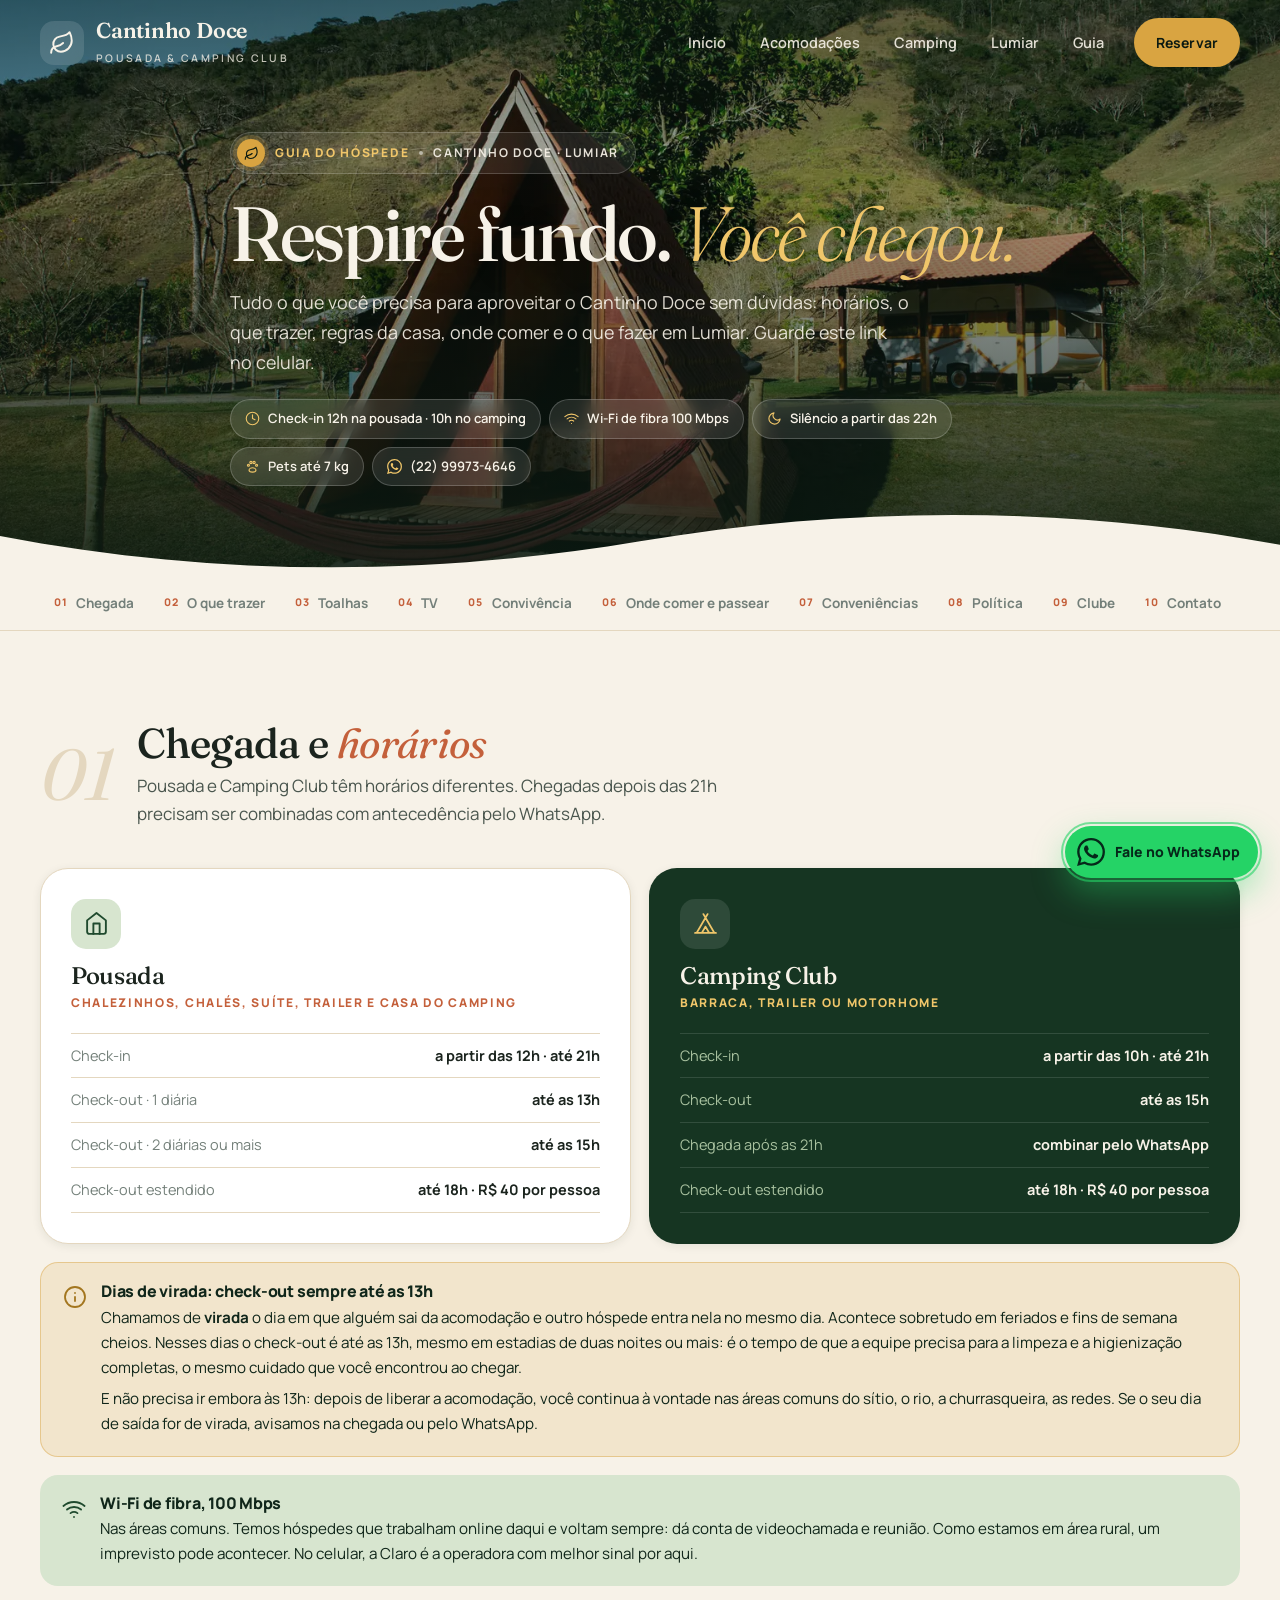
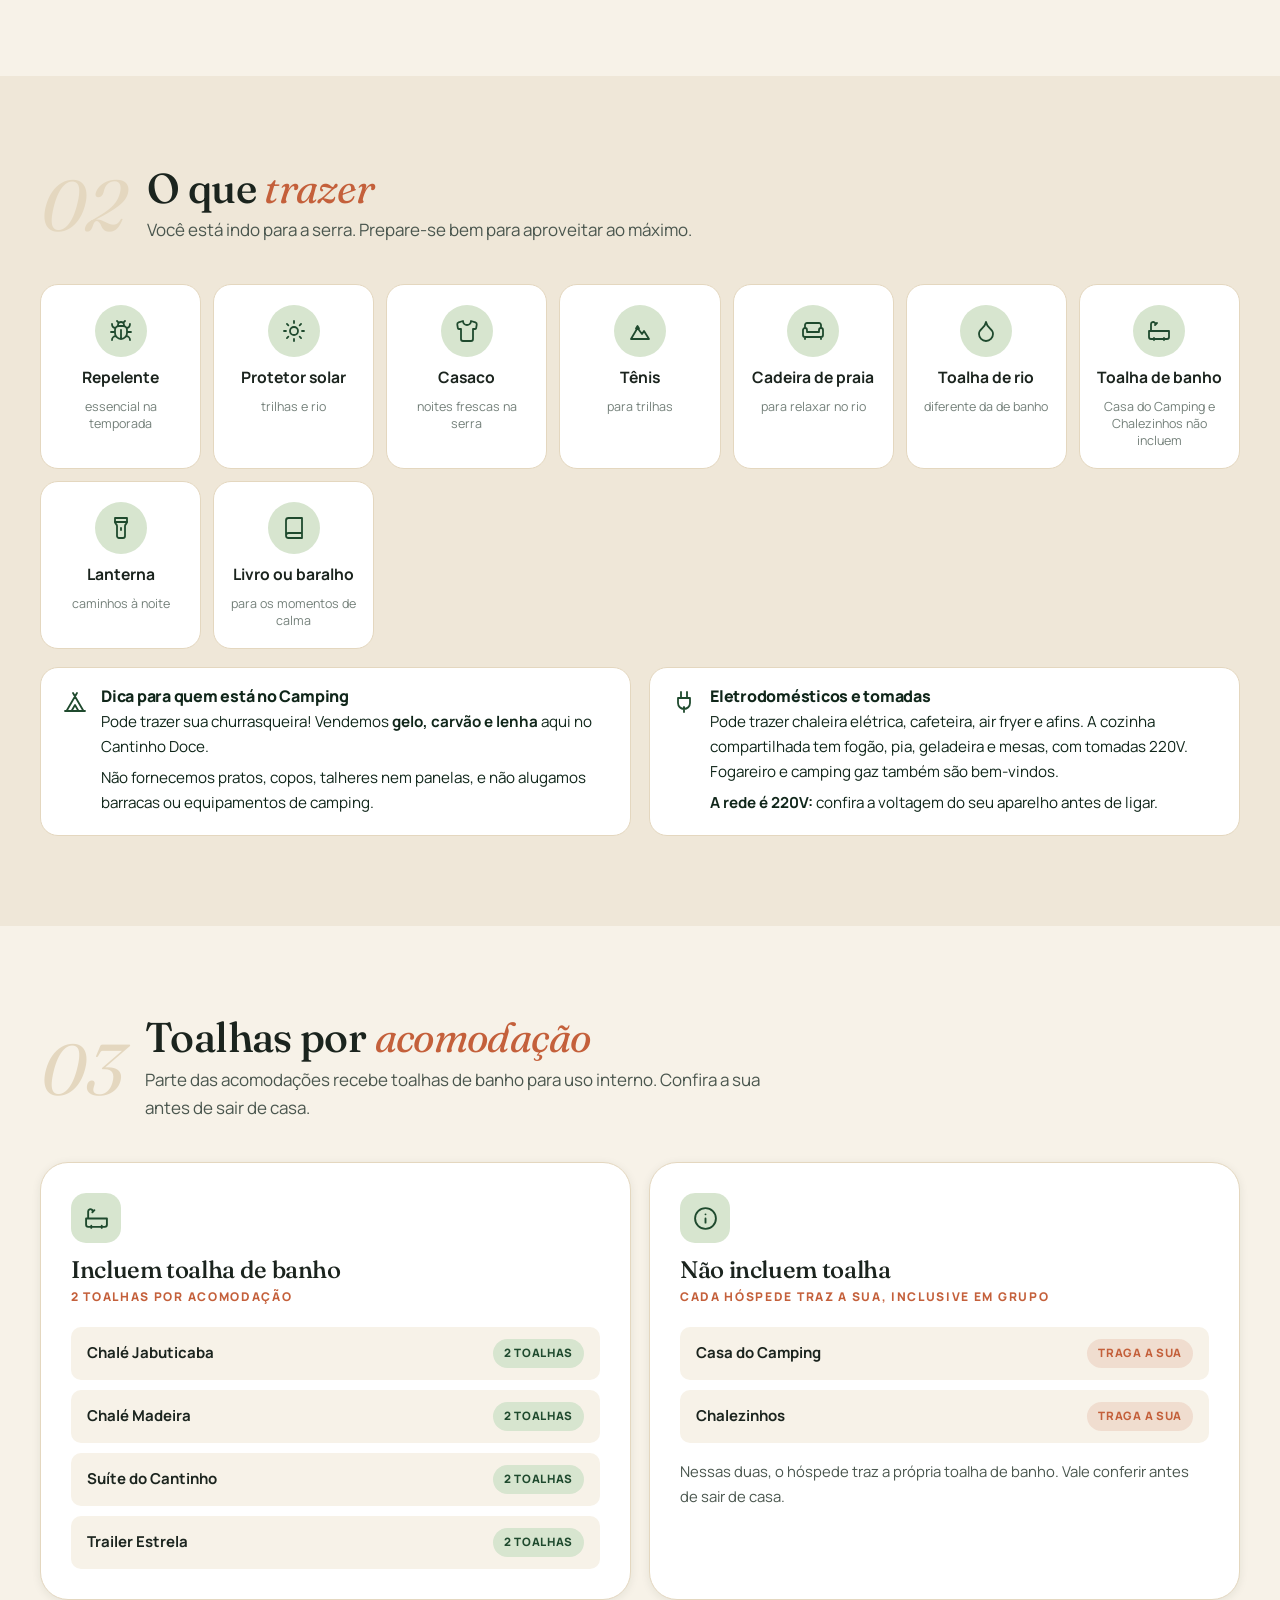
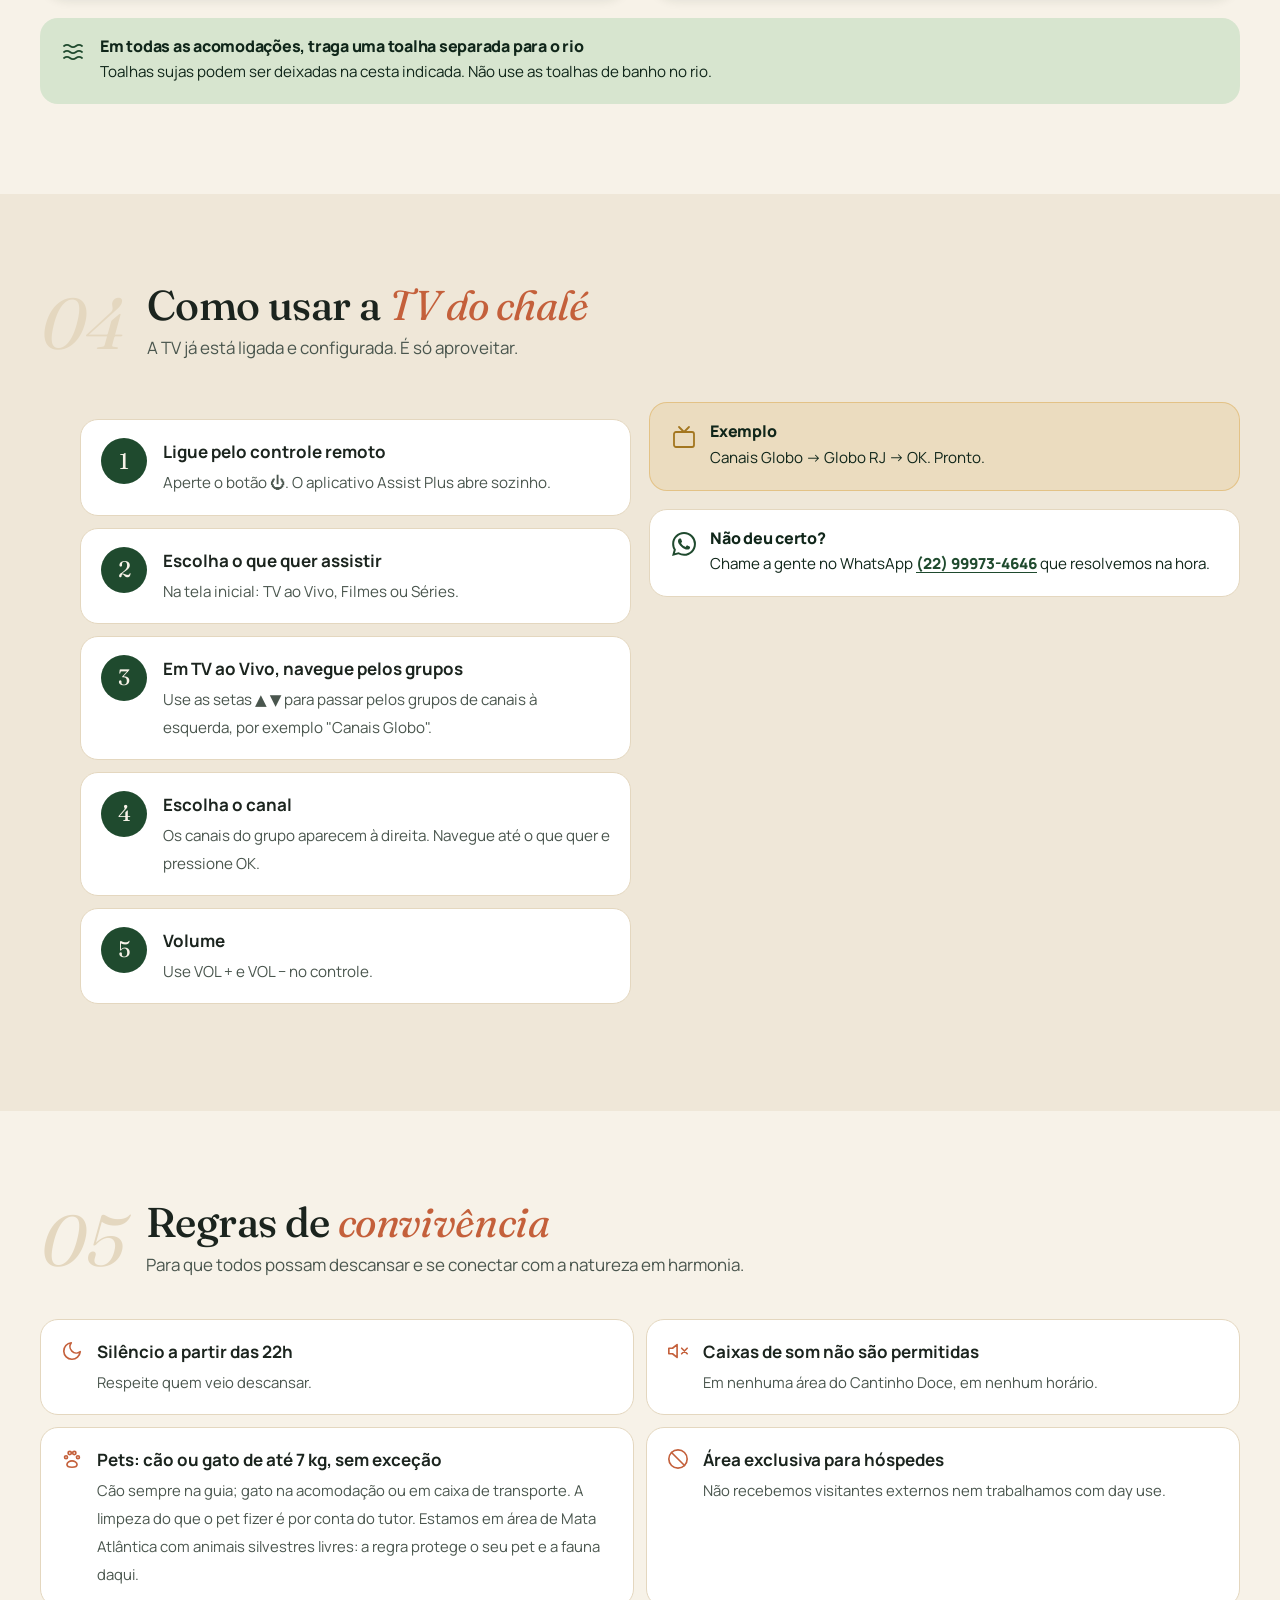
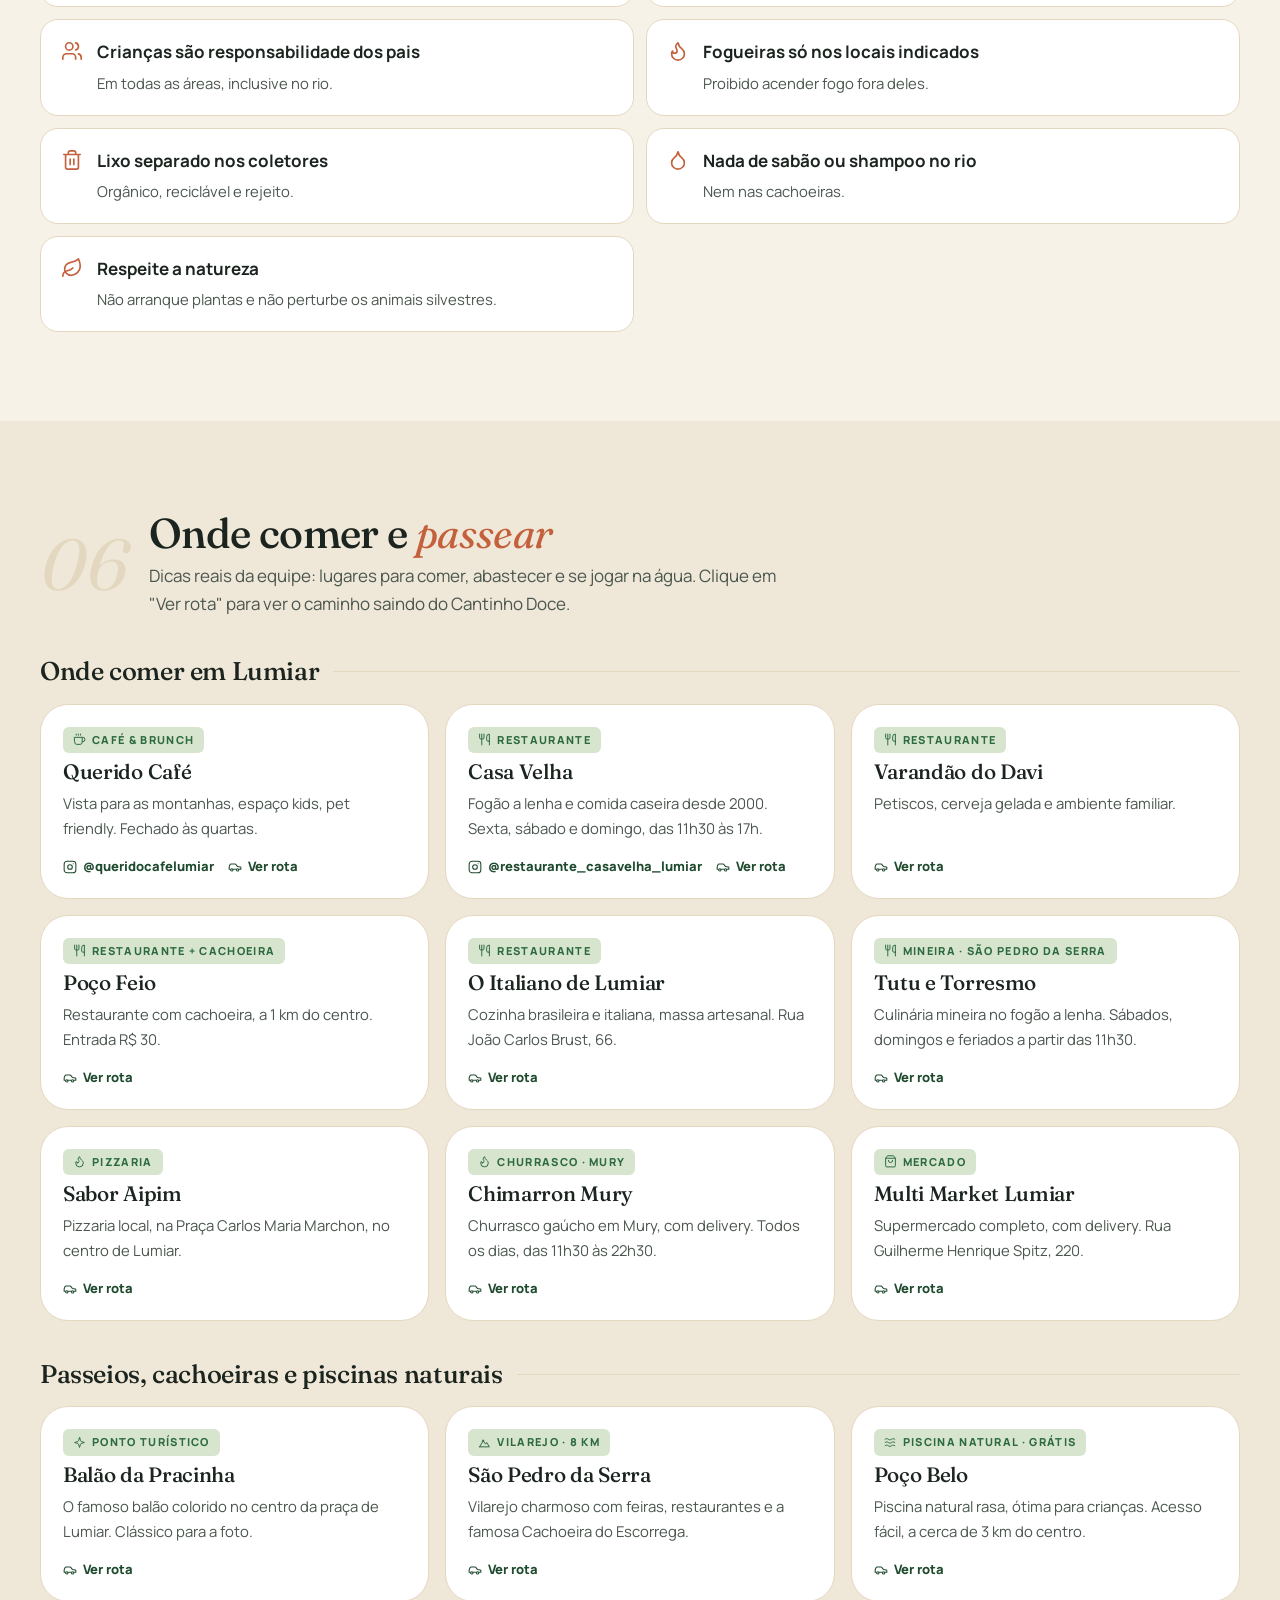
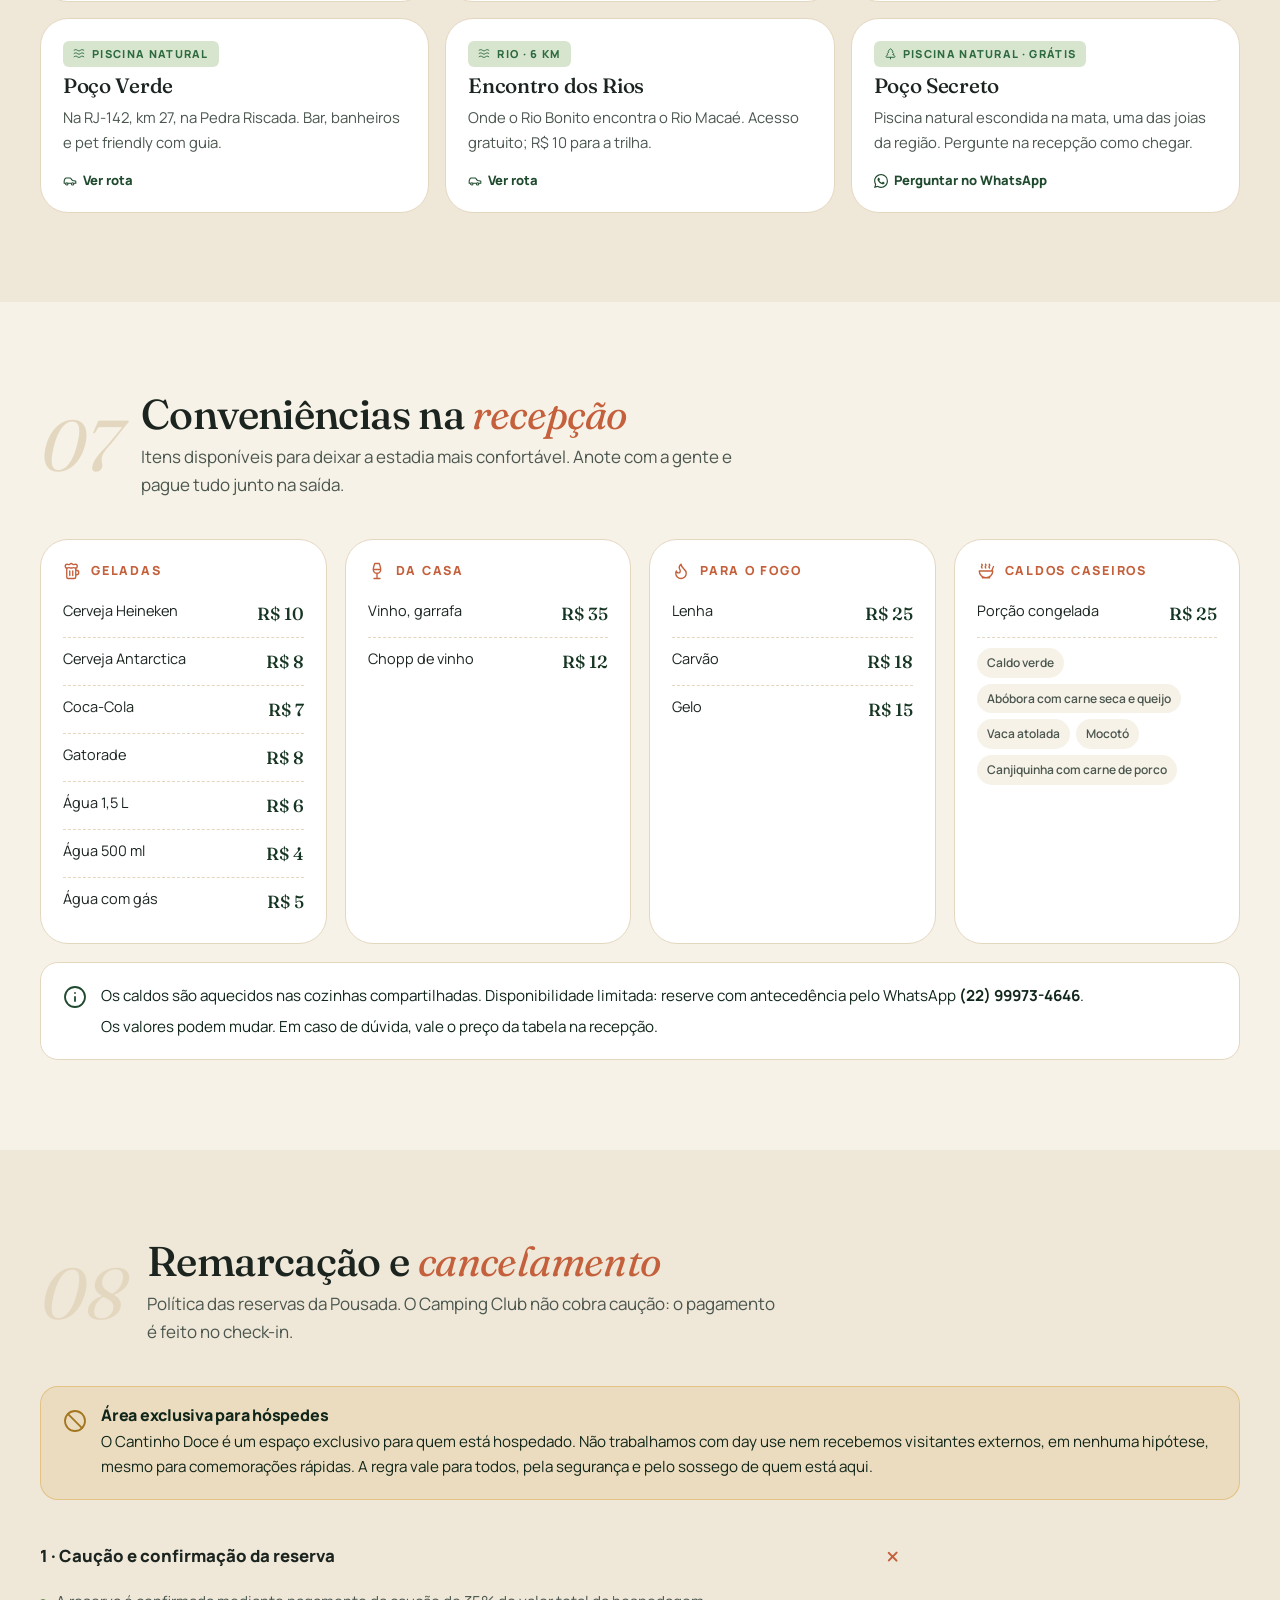
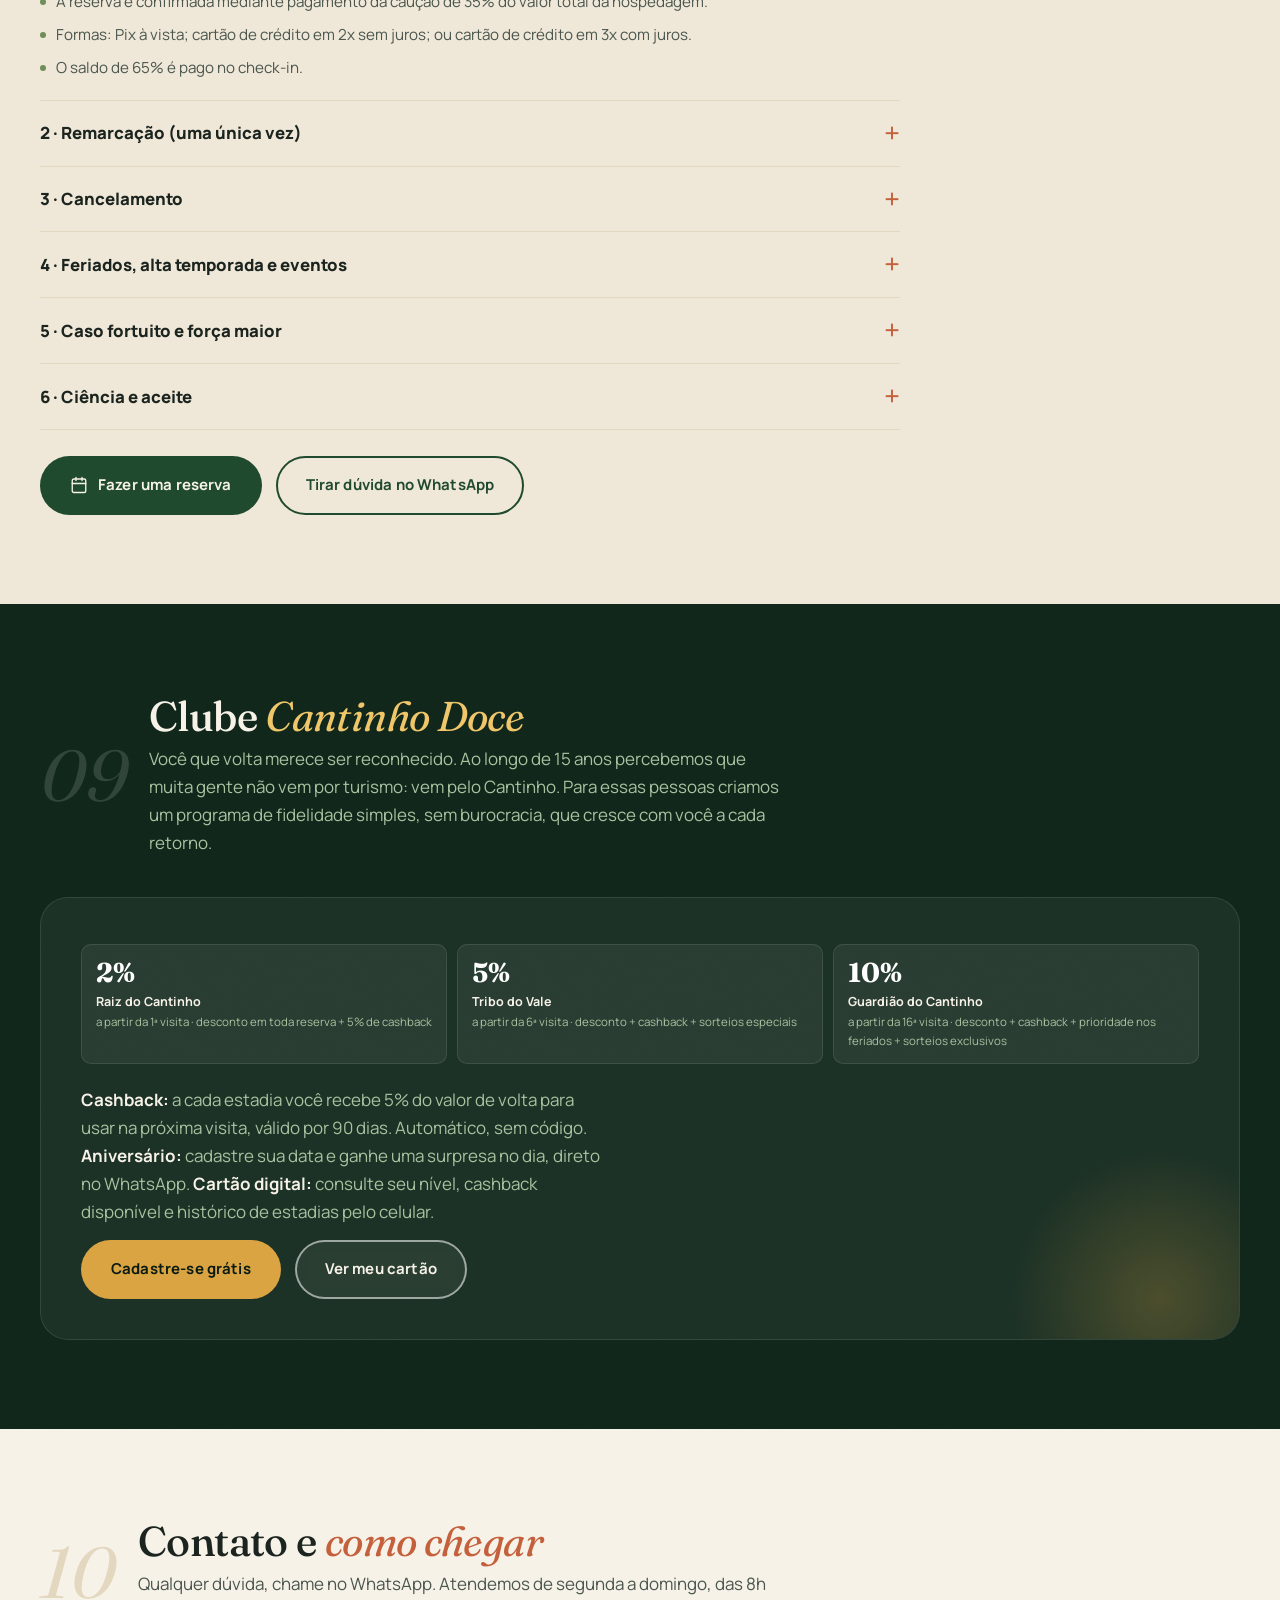
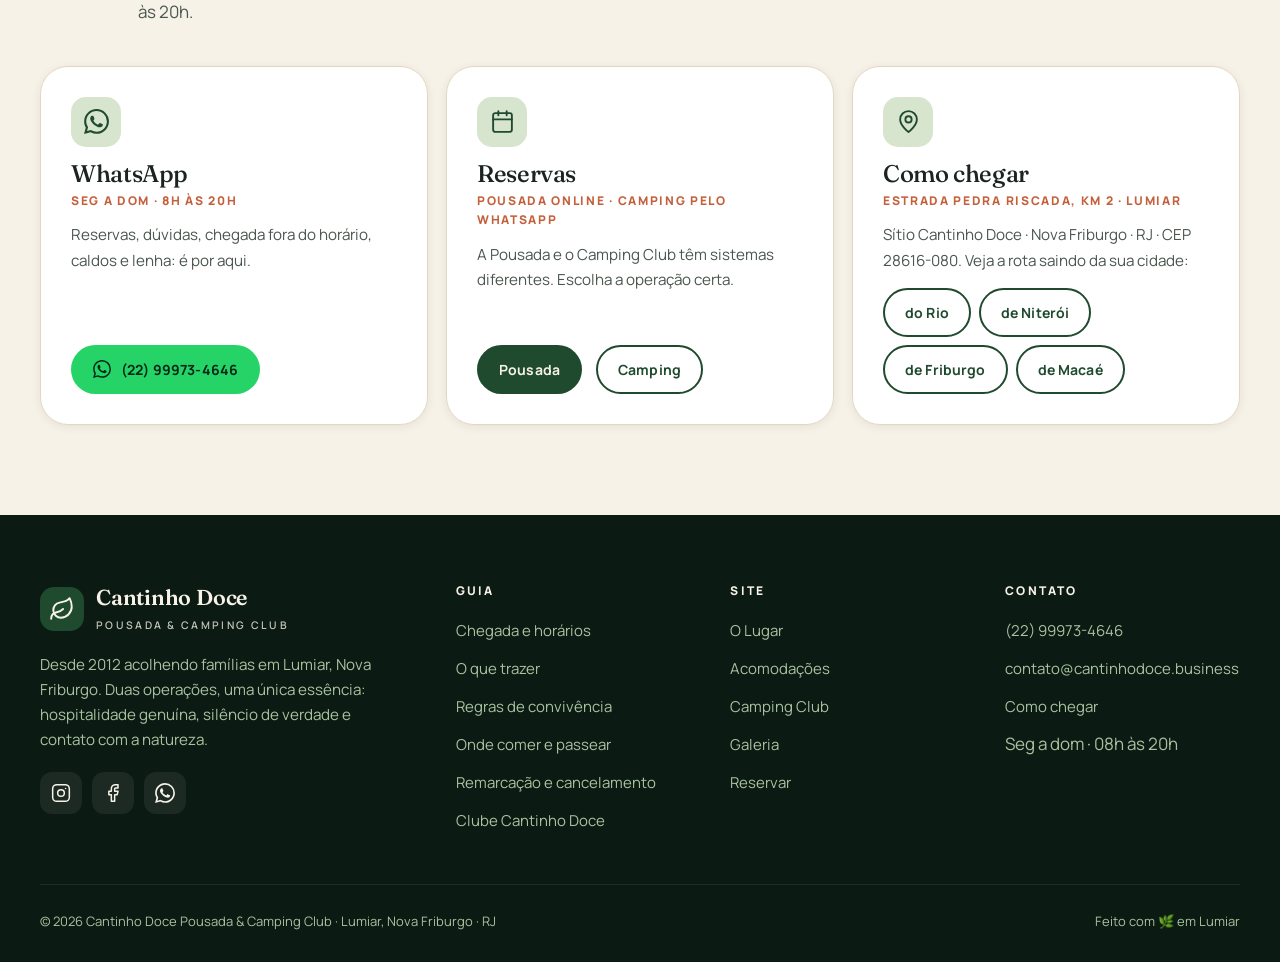
<file: guia.html>
<!DOCTYPE html>
<html lang="pt-BR">
<head>
  <meta charset="UTF-8">
  <meta name="viewport" content="width=device-width, initial-scale=1.0">
  <title>Guia do hóspede · Cantinho Doce Pousada &amp; Camping Club</title>
  <meta name="description" content="Guia do hóspede do Cantinho Doce, em Lumiar: horários de check-in e check-out, o que trazer, toalhas, TV, regras de convivência, onde comer, cachoeiras, conveniências e política de cancelamento.">
  <meta name="theme-color" content="#10261a">
  <link rel="icon" type="image/svg+xml" href="favicon.svg">
  <link rel="apple-touch-icon" sizes="180x180" href="apple-touch-icon.png">
  <link rel="canonical" href="https://igorstutz.github.io/camping-cantinho-doce/guia.html">
  <meta property="og:type" content="article">
  <meta property="og:locale" content="pt_BR">
  <meta property="og:title" content="Guia do hóspede · Cantinho Doce">
  <meta property="og:description" content="Respire fundo. Você chegou. Horários, o que trazer, regras da casa, onde comer e o que fazer em Lumiar.">
  <meta property="og:url" content="https://igorstutz.github.io/camping-cantinho-doce/guia.html">
  <meta property="og:image" content="https://igorstutz.github.io/camping-cantinho-doce/og.jpg">
  <link rel="preconnect" href="https://fonts.googleapis.com">
  <link rel="preconnect" href="https://fonts.gstatic.com" crossorigin>
  <link href="https://fonts.googleapis.com/css2?family=Fraunces:ital,opsz,wght@0,9..144,300..700;1,9..144,300..700&family=Manrope:wght@400;500;600;700;800&display=swap" rel="stylesheet">
  <link rel="stylesheet" href="css/style.css">
</head>
<body>

<!-- Ícones (sprite) -->
<svg width="0" height="0" style="position:absolute" aria-hidden="true">
  <defs>
    <g id="_s" fill="none" stroke="currentColor" stroke-width="1.8" stroke-linecap="round" stroke-linejoin="round"></g>
  </defs>
  <symbol id="i-leaf" viewBox="0 0 24 24"><g fill="none" stroke="currentColor" stroke-width="1.8" stroke-linecap="round" stroke-linejoin="round"><path d="M11 20A7 7 0 0 1 9.8 6.1C15.5 5 17 4.48 19 2c1 2 2 4.18 2 8 0 5.5-4.78 10-10 10Z"/><path d="M2 21c0-3 1.85-5.36 5.08-6C9.5 14.52 12 13 13 12"/></g></symbol>
  <symbol id="i-river" viewBox="0 0 24 24"><g fill="none" stroke="currentColor" stroke-width="1.8" stroke-linecap="round" stroke-linejoin="round"><path d="M2 6c2-1.5 4-1.5 6 0s4 1.5 6 0 4-1.5 6 0M2 12c2-1.5 4-1.5 6 0s4 1.5 6 0 4-1.5 6 0M2 18c2-1.5 4-1.5 6 0s4 1.5 6 0 4-1.5 6 0"/></g></symbol>
  <symbol id="i-mountain" viewBox="0 0 24 24"><g fill="none" stroke="currentColor" stroke-width="1.8" stroke-linecap="round" stroke-linejoin="round"><path d="m3 20 6.5-11L14 15l2-3 5 8H3Z"/><path d="M8 9.5 9.5 7 11 9.5"/></g></symbol>
  <symbol id="i-users" viewBox="0 0 24 24"><g fill="none" stroke="currentColor" stroke-width="1.8" stroke-linecap="round" stroke-linejoin="round"><path d="M16 21v-2a4 4 0 0 0-4-4H6a4 4 0 0 0-4 4v2"/><circle cx="9" cy="7" r="4"/><path d="M22 21v-2a4 4 0 0 0-3-3.87M16 3.13a4 4 0 0 1 0 7.75"/></g></symbol>
  <symbol id="i-moon" viewBox="0 0 24 24"><g fill="none" stroke="currentColor" stroke-width="1.8" stroke-linecap="round" stroke-linejoin="round"><path d="M21 12.8A9 9 0 1 1 11.2 3 7 7 0 0 0 21 12.8Z"/></g></symbol>
  <symbol id="i-wifi" viewBox="0 0 24 24"><g fill="none" stroke="currentColor" stroke-width="1.8" stroke-linecap="round" stroke-linejoin="round"><path d="M5 12.55a11 11 0 0 1 14.08 0M1.42 9a16 16 0 0 1 21.16 0M8.53 16.11a6 6 0 0 1 6.95 0M12 20h.01"/></g></symbol>
  <symbol id="i-snow" viewBox="0 0 24 24"><g fill="none" stroke="currentColor" stroke-width="1.8" stroke-linecap="round" stroke-linejoin="round"><path d="M12 2v20M2 12h20M4.93 4.93l14.14 14.14M19.07 4.93 4.93 19.07M12 2l-2 2M12 2l2 2M12 22l-2-2M12 22l2-2M2 12l2-2M2 12l2 2M22 12l-2-2M22 12l-2 2"/></g></symbol>
  <symbol id="i-fire" viewBox="0 0 24 24"><g fill="none" stroke="currentColor" stroke-width="1.8" stroke-linecap="round" stroke-linejoin="round"><path d="M8.5 14.5A2.5 2.5 0 0 0 11 12c0-1.38-.5-2-1-3-1.072-2.143-.224-4.054 2-6 .5 2.5 2 4.9 4 6.5 2 1.6 3 3.5 3 5.5a7 7 0 1 1-14 0c0-1.153.433-2.294 1-3a2.5 2.5 0 0 0 2.5 2.5z"/></g></symbol>
  <symbol id="i-bed" viewBox="0 0 24 24"><g fill="none" stroke="currentColor" stroke-width="1.8" stroke-linecap="round" stroke-linejoin="round"><path d="M2 4v16M2 8h18a2 2 0 0 1 2 2v10M2 17h20M6 8v9"/></g></symbol>
  <symbol id="i-shower" viewBox="0 0 24 24"><g fill="none" stroke="currentColor" stroke-width="1.8" stroke-linecap="round" stroke-linejoin="round"><path d="M12 22a7 7 0 0 0 7-7c0-2-1-3.9-3-5.5s-3.5-4-4-6.5c-.5 2.5-2 4.9-4 6.5C6 11.1 5 13 5 15a7 7 0 0 0 7 7z"/></g></symbol>
  <symbol id="i-bath" viewBox="0 0 24 24"><g fill="none" stroke="currentColor" stroke-width="1.8" stroke-linecap="round" stroke-linejoin="round"><path d="M10 4 8 6M17 19v2M2 12h20M7 19v2M9 5 7.621 3.621A2.121 2.121 0 0 0 4 5v7M2 12v6a2 2 0 0 0 2 2h16a2 2 0 0 0 2-2v-6"/></g></symbol>
  <symbol id="i-tv" viewBox="0 0 24 24"><g fill="none" stroke="currentColor" stroke-width="1.8" stroke-linecap="round" stroke-linejoin="round"><rect x="2" y="7" width="20" height="15" rx="2"/><path d="m17 2-5 5-5-5"/></g></symbol>
  <symbol id="i-coffee" viewBox="0 0 24 24"><g fill="none" stroke="currentColor" stroke-width="1.8" stroke-linecap="round" stroke-linejoin="round"><path d="M17 8h1a4 4 0 1 1 0 8h-1M3 8h14v9a4 4 0 0 1-4 4H7a4 4 0 0 1-4-4ZM6 2v2M10 2v2M14 2v2"/></g></symbol>
  <symbol id="i-fridge" viewBox="0 0 24 24"><g fill="none" stroke="currentColor" stroke-width="1.8" stroke-linecap="round" stroke-linejoin="round"><rect x="5" y="2" width="14" height="20" rx="2"/><path d="M5 10h14M9 6v1M9 14v2"/></g></symbol>
  <symbol id="i-paw" viewBox="0 0 24 24"><g fill="none" stroke="currentColor" stroke-width="1.8" stroke-linecap="round" stroke-linejoin="round"><path d="M12 14c-2.5 0-5.5 1.6-5.5 4 0 1.8 2.2 3 5.5 3s5.5-1.2 5.5-3c0-2.4-3-4-5.5-4z"/><circle cx="5.5" cy="10" r="1.6"/><circle cx="9.5" cy="5.5" r="1.8"/><circle cx="14.5" cy="5.5" r="1.8"/><circle cx="18.5" cy="10" r="1.6"/></g></symbol>
  <symbol id="i-bolt" viewBox="0 0 24 24"><g fill="none" stroke="currentColor" stroke-width="1.8" stroke-linecap="round" stroke-linejoin="round"><path d="M13 2 3 14h9l-1 8 10-12h-9l1-8z"/></g></symbol>
  <symbol id="i-kitchen" viewBox="0 0 24 24"><g fill="none" stroke="currentColor" stroke-width="1.8" stroke-linecap="round" stroke-linejoin="round"><path d="M3 2v7c0 1.1.9 2 2 2h4a2 2 0 0 0 2-2V2M7 2v20M21 15V2a5 5 0 0 0-5 5v6c0 1.1.9 2 2 2h3Zm0 0v7"/></g></symbol>
  <symbol id="i-pin" viewBox="0 0 24 24"><g fill="none" stroke="currentColor" stroke-width="1.8" stroke-linecap="round" stroke-linejoin="round"><path d="M20 10c0 6-8 12-8 12s-8-6-8-12a8 8 0 0 1 16 0Z"/><circle cx="12" cy="10" r="3"/></g></symbol>
  <symbol id="i-clock" viewBox="0 0 24 24"><g fill="none" stroke="currentColor" stroke-width="1.8" stroke-linecap="round" stroke-linejoin="round"><circle cx="12" cy="12" r="10"/><path d="M12 6v6l4 2"/></g></symbol>
  <symbol id="i-phone" viewBox="0 0 24 24"><g fill="none" stroke="currentColor" stroke-width="1.8" stroke-linecap="round" stroke-linejoin="round"><path d="M22 16.92v3a2 2 0 0 1-2.18 2 19.79 19.79 0 0 1-8.63-3.07 19.5 19.5 0 0 1-6-6 19.79 19.79 0 0 1-3.07-8.67A2 2 0 0 1 4.11 2h3a2 2 0 0 1 2 1.72c.127.96.361 1.903.7 2.81a2 2 0 0 1-.45 2.11L8.09 9.91a16 16 0 0 0 6 6l1.27-1.27a2 2 0 0 1 2.11-.45c.907.339 1.85.573 2.81.7A2 2 0 0 1 22 16.92z"/></g></symbol>
  <symbol id="i-mail" viewBox="0 0 24 24"><g fill="none" stroke="currentColor" stroke-width="1.8" stroke-linecap="round" stroke-linejoin="round"><rect x="2" y="4" width="20" height="16" rx="2"/><path d="m22 7-10 7L2 7"/></g></symbol>
  <symbol id="i-whatsapp" viewBox="0 0 24 24"><path fill="currentColor" d="M17.472 14.382c-.297-.149-1.758-.867-2.03-.967-.273-.099-.471-.148-.67.15-.197.297-.767.966-.94 1.164-.173.199-.347.223-.644.075-.297-.15-1.255-.463-2.39-1.475-.883-.788-1.48-1.761-1.653-2.059-.173-.297-.018-.458.13-.606.134-.133.298-.347.446-.52.149-.174.198-.298.298-.497.099-.198.05-.371-.025-.52-.075-.149-.669-1.612-.916-2.207-.242-.579-.487-.5-.669-.51-.173-.008-.371-.01-.57-.01-.198 0-.52.074-.792.372-.272.297-1.04 1.016-1.04 2.479 0 1.462 1.065 2.875 1.213 3.074.149.198 2.096 3.2 5.077 4.487.709.306 1.262.489 1.694.625.712.227 1.36.195 1.871.118.571-.085 1.758-.719 2.006-1.413.248-.694.248-1.289.173-1.413-.074-.124-.272-.198-.57-.347m-5.421 7.403h-.004a9.87 9.87 0 0 1-5.031-1.378l-.361-.214-3.741.982.998-3.648-.235-.374a9.86 9.86 0 0 1-1.51-5.26c.001-5.45 4.436-9.884 9.888-9.884 2.64 0 5.122 1.03 6.988 2.898a9.825 9.825 0 0 1 2.893 6.994c-.003 5.45-4.437 9.884-9.885 9.884m8.413-18.297A11.815 11.815 0 0 0 12.05 0C5.495 0 .16 5.335.157 11.892c0 2.096.547 4.142 1.588 5.945L.057 24l6.305-1.654a11.882 11.882 0 0 0 5.683 1.448h.005c6.554 0 11.89-5.335 11.893-11.893a11.821 11.821 0 0 0-3.48-8.413Z"/></symbol>
  <symbol id="i-instagram" viewBox="0 0 24 24"><g fill="none" stroke="currentColor" stroke-width="1.8" stroke-linecap="round" stroke-linejoin="round"><rect x="2" y="2" width="20" height="20" rx="5"/><circle cx="12" cy="12" r="4"/><path d="M17.5 6.5h.01"/></g></symbol>
  <symbol id="i-facebook" viewBox="0 0 24 24"><g fill="none" stroke="currentColor" stroke-width="1.8" stroke-linecap="round" stroke-linejoin="round"><path d="M18 2h-3a5 5 0 0 0-5 5v3H7v4h3v8h4v-8h3l1-4h-4V7a1 1 0 0 1 1-1h3z"/></g></symbol>
  <symbol id="i-arrow" viewBox="0 0 24 24"><g fill="none" stroke="currentColor" stroke-width="1.8" stroke-linecap="round" stroke-linejoin="round"><path d="M5 12h14M12 5l7 7-7 7"/></g></symbol>
  <symbol id="i-up" viewBox="0 0 24 24"><g fill="none" stroke="currentColor" stroke-width="1.8" stroke-linecap="round" stroke-linejoin="round"><path d="M12 19V5M5 12l7-7 7 7"/></g></symbol>
  <symbol id="i-chevL" viewBox="0 0 24 24"><g fill="none" stroke="currentColor" stroke-width="2" stroke-linecap="round" stroke-linejoin="round"><path d="m15 18-6-6 6-6"/></g></symbol>
  <symbol id="i-chevR" viewBox="0 0 24 24"><g fill="none" stroke="currentColor" stroke-width="2" stroke-linecap="round" stroke-linejoin="round"><path d="m9 18 6-6-6-6"/></g></symbol>
  <symbol id="i-x" viewBox="0 0 24 24"><g fill="none" stroke="currentColor" stroke-width="2" stroke-linecap="round" stroke-linejoin="round"><path d="M18 6 6 18M6 6l12 12"/></g></symbol>
  <symbol id="i-star" viewBox="0 0 24 24"><path fill="currentColor" d="m12 2 3.09 6.26L22 9.27l-5 4.87 1.18 6.88L12 17.77l-6.18 3.25L7 14.14 2 9.27l6.91-1.01L12 2z"/></symbol>
  <symbol id="i-tent" viewBox="0 0 24 24"><g fill="none" stroke="currentColor" stroke-width="1.8" stroke-linecap="round" stroke-linejoin="round"><path d="M3.5 21 14 3M20.5 21 10 3M15.5 21 12 15l-3.5 6M2 21h20"/></g></symbol>
  <symbol id="i-home" viewBox="0 0 24 24"><g fill="none" stroke="currentColor" stroke-width="1.8" stroke-linecap="round" stroke-linejoin="round"><path d="m3 9 9-7 9 7v11a2 2 0 0 1-2 2H5a2 2 0 0 1-2-2z"/><path d="M9 22V12h6v10"/></g></symbol>
  <symbol id="i-check" viewBox="0 0 24 24"><g fill="none" stroke="currentColor" stroke-width="2.2" stroke-linecap="round" stroke-linejoin="round"><path d="M20 6 9 17l-5-5"/></g></symbol>
  <symbol id="i-info" viewBox="0 0 24 24"><g fill="none" stroke="currentColor" stroke-width="1.8" stroke-linecap="round" stroke-linejoin="round"><circle cx="12" cy="12" r="10"/><path d="M12 16v-4M12 8h.01"/></g></symbol>
  <symbol id="i-sun" viewBox="0 0 24 24"><g fill="none" stroke="currentColor" stroke-width="1.8" stroke-linecap="round" stroke-linejoin="round"><circle cx="12" cy="12" r="4"/><path d="M12 2v2M12 20v2M4.93 4.93l1.41 1.41M17.66 17.66l1.41 1.41M2 12h2M20 12h2M6.34 17.66l-1.41 1.41M19.07 4.93l-1.41 1.41"/></g></symbol>
  <symbol id="i-tree" viewBox="0 0 24 24"><g fill="none" stroke="currentColor" stroke-width="1.8" stroke-linecap="round" stroke-linejoin="round"><path d="m17 14 3 3.3a1 1 0 0 1-.7 1.7H4.7a1 1 0 0 1-.7-1.7L7 14h-.3a1 1 0 0 1-.7-1.7L9 9h-.2A1 1 0 0 1 8 7.3L12 3l4 4.3a1 1 0 0 1-.8 1.7H15l3 3.3a1 1 0 0 1-.7 1.7H17ZM12 22v-3"/></g></symbol>
  <symbol id="i-calendar" viewBox="0 0 24 24"><g fill="none" stroke="currentColor" stroke-width="1.8" stroke-linecap="round" stroke-linejoin="round"><rect x="3" y="4" width="18" height="18" rx="2"/><path d="M16 2v4M8 2v4M3 10h18"/></g></symbol>
  <symbol id="i-camera" viewBox="0 0 24 24"><g fill="none" stroke="currentColor" stroke-width="1.8" stroke-linecap="round" stroke-linejoin="round"><rect x="3" y="3" width="18" height="18" rx="2"/><circle cx="8.5" cy="8.5" r="1.5"/><path d="m21 15-5-5L5 21"/></g></symbol>
  <symbol id="i-car" viewBox="0 0 24 24"><g fill="none" stroke="currentColor" stroke-width="1.8" stroke-linecap="round" stroke-linejoin="round"><path d="M14 16H9m10 0h3v-3.15a1 1 0 0 0-.84-.99L16 11l-2.7-3.6a1 1 0 0 0-.8-.4H5.24a2 2 0 0 0-1.8 1.1l-.8 1.63A6 6 0 0 0 2 12.42V16h2"/><circle cx="6.5" cy="17" r="2"/><circle cx="16.5" cy="17" r="2"/></g></symbol>
  <symbol id="i-sofa" viewBox="0 0 24 24"><g fill="none" stroke="currentColor" stroke-width="1.8" stroke-linecap="round" stroke-linejoin="round"><path d="M20 9V6a2 2 0 0 0-2-2H6a2 2 0 0 0-2 2v3M2 11v5a2 2 0 0 0 2 2h16a2 2 0 0 0 2-2v-5a2 2 0 0 0-4 0v2H6v-2a2 2 0 0 0-4 0ZM4 18v2M20 18v2"/></g></symbol>
  <symbol id="i-eye" viewBox="0 0 24 24"><g fill="none" stroke="currentColor" stroke-width="1.8" stroke-linecap="round" stroke-linejoin="round"><path d="M2 12s3-7 10-7 10 7 10 7-3 7-10 7-10-7-10-7Z"/><circle cx="12" cy="12" r="3"/></g></symbol>
  <symbol id="i-sparkles" viewBox="0 0 24 24"><g fill="none" stroke="currentColor" stroke-width="1.8" stroke-linecap="round" stroke-linejoin="round"><path d="m12 3-1.9 5.8a2 2 0 0 1-1.3 1.3L3 12l5.8 1.9a2 2 0 0 1 1.3 1.3L12 21l1.9-5.8a2 2 0 0 1 1.3-1.3L21 12l-5.8-1.9a2 2 0 0 1-1.3-1.3z"/></g></symbol>
  <symbol id="i-ban" viewBox="0 0 24 24"><g fill="none" stroke="currentColor" stroke-width="1.8" stroke-linecap="round" stroke-linejoin="round"><circle cx="12" cy="12" r="10"/><path d="m4.9 4.9 14.2 14.2"/></g></symbol>
  <symbol id="i-volume" viewBox="0 0 24 24"><g fill="none" stroke="currentColor" stroke-width="1.8" stroke-linecap="round" stroke-linejoin="round"><path d="M11 5 6 9H2v6h4l5 4V5ZM22 9l-6 6M16 9l6 6"/></g></symbol>
  <symbol id="i-bug" viewBox="0 0 24 24"><g fill="none" stroke="currentColor" stroke-width="1.8" stroke-linecap="round" stroke-linejoin="round"><path d="m8 2 1.88 1.88M14.12 3.88 16 2M9 7.13v-1a3.003 3.003 0 1 1 6 0v1"/><path d="M12 20c-3.3 0-6-2.7-6-6v-3a4 4 0 0 1 4-4h4a4 4 0 0 1 4 4v3c0 3.3-2.7 6-6 6M12 20v-9M6.53 9C4.6 8.8 3 7.1 3 5M6 13H2M3 21c0-2.1 1.7-3.9 3.8-4M20.97 5c0 2.1-1.6 3.8-3.5 4M22 13h-4M17.2 17c2.1.1 3.8 1.9 3.8 4"/></g></symbol>
  <symbol id="i-shirt" viewBox="0 0 24 24"><g fill="none" stroke="currentColor" stroke-width="1.8" stroke-linecap="round" stroke-linejoin="round"><path d="M20.38 3.46 16 2a4 4 0 0 1-8 0L3.62 3.46a2 2 0 0 0-1.34 2.23l.58 3.47a1 1 0 0 0 .99.84H6v10c0 1.1.9 2 2 2h8a2 2 0 0 0 2-2V10h2.15a1 1 0 0 0 .99-.84l.58-3.47a2 2 0 0 0-1.34-2.23z"/></g></symbol>
  <symbol id="i-flashlight" viewBox="0 0 24 24"><g fill="none" stroke="currentColor" stroke-width="1.8" stroke-linecap="round" stroke-linejoin="round"><path d="M18 6c0 2-2 2-2 4v10a2 2 0 0 1-2 2h-4a2 2 0 0 1-2-2V10c0-2-2-2-2-4V2h12z"/><path d="M6 6h12M12 12v2"/></g></symbol>
  <symbol id="i-book" viewBox="0 0 24 24"><g fill="none" stroke="currentColor" stroke-width="1.8" stroke-linecap="round" stroke-linejoin="round"><path d="M4 19.5v-15A2.5 2.5 0 0 1 6.5 2H20v20H6.5a2.5 2.5 0 0 1 0-5H20"/></g></symbol>
  <symbol id="i-trash" viewBox="0 0 24 24"><g fill="none" stroke="currentColor" stroke-width="1.8" stroke-linecap="round" stroke-linejoin="round"><path d="M3 6h18M19 6v14c0 1-1 2-2 2H7c-1 0-2-1-2-2V6M8 6V4c0-1 1-2 2-2h4c1 0 2 1 2 2v2M10 11v6M14 11v6"/></g></symbol>
  <symbol id="i-beer" viewBox="0 0 24 24"><g fill="none" stroke="currentColor" stroke-width="1.8" stroke-linecap="round" stroke-linejoin="round"><path d="M17 11h1a3 3 0 0 1 0 6h-1M9 12v6M13 12v6M14 7.5c-1 0-1.44.5-3 .5s-2-.5-3-.5-1.72.5-2.5.5a2.5 2.5 0 0 1 0-5c.78 0 1.57.5 2.5.5S9.44 2 11 2s2 1.5 3 1.5 1.72-.5 2.5-.5a2.5 2.5 0 0 1 0 5c-.78 0-1.5-.5-2.5-.5ZM5 8v12a2 2 0 0 0 2 2h8a2 2 0 0 0 2-2V8"/></g></symbol>
  <symbol id="i-wine" viewBox="0 0 24 24"><g fill="none" stroke="currentColor" stroke-width="1.8" stroke-linecap="round" stroke-linejoin="round"><path d="M8 22h8M7 10h10M12 15v7M12 15a5 5 0 0 0 5-5c0-2-.5-4-2-8H9c-1.5 4-2 6-2 8a5 5 0 0 0 5 5Z"/></g></symbol>
  <symbol id="i-soup" viewBox="0 0 24 24"><g fill="none" stroke="currentColor" stroke-width="1.8" stroke-linecap="round" stroke-linejoin="round"><path d="M12 21a9 9 0 0 0 9-9H3a9 9 0 0 0 9 9ZM7 21h10M19.5 12 22 6M16.25 3c.27.1.8.53.75 1.36-.06.83-.93 1.2-1 2.02-.05.78.34 1.24.73 1.62M11.25 3c.27.1.8.53.74 1.36-.05.83-.93 1.2-.98 2.02-.06.78.33 1.24.72 1.62M6.25 3c.27.1.8.53.75 1.36-.06.83-.93 1.2-1 2.02-.05.78.34 1.24.74 1.62"/></g></symbol>
  <symbol id="i-plug" viewBox="0 0 24 24"><g fill="none" stroke="currentColor" stroke-width="1.8" stroke-linecap="round" stroke-linejoin="round"><path d="M12 22v-5M9 8V2M15 8V2M18 8v5a6 6 0 0 1-12 0V8Z"/></g></symbol>
  <symbol id="i-shopping" viewBox="0 0 24 24"><g fill="none" stroke="currentColor" stroke-width="1.8" stroke-linecap="round" stroke-linejoin="round"><path d="M6 2 3 6v14a2 2 0 0 0 2 2h14a2 2 0 0 0 2-2V6l-3-4ZM3 6h18M16 10a4 4 0 0 1-8 0"/></g></symbol>
</svg>

<!-- ===== Cabeçalho ===== -->
<header class="header" id="header">
  <div class="container header__inner">
    <a class="brand" href="index.html" aria-label="Cantinho Doce, início">
      <span class="brand__mark"><svg aria-hidden="true"><use href="#i-leaf"/></svg></span>
      <span><span class="brand__name">Cantinho Doce</span><span class="brand__sub">Pousada &amp; Camping Club</span></span>
    </a>
    <nav class="nav" id="nav" aria-label="Navegação principal">
      <a href="index.html">Início</a>
      <a href="index.html#acomodacoes">Acomodações</a>
      <a href="index.html#camping">Camping</a>
      <a href="index.html#lumiar">Lumiar</a>
      <a href="guia.html" aria-current="page">Guia</a>
      <a href="index.html#reservas" class="btn btn--gold btn--sm">Reservar</a>
    </nav>
    <button class="nav-toggle" id="navToggle" aria-label="Abrir menu" aria-expanded="false" aria-controls="nav"><span></span></button>
  </div>
</header>

<main>

<!-- ===== Abertura ===== -->
<section class="phero" id="topo">
  <div class="phero__bg" style="background-image:url('img/lg/chz-rede.webp')" aria-hidden="true"></div>
  <div class="container phero__content">
    <span class="hero__kicker"><span class="ico"><svg aria-hidden="true"><use href="#i-leaf"/></svg></span><b>Guia do hóspede</b><i></i>Cantinho Doce · Lumiar</span>
    <h1>Respire fundo. <em>Você chegou.</em></h1>
    <p class="lead">Tudo o que você precisa para aproveitar o Cantinho Doce sem dúvidas: horários, o que trazer, regras da casa, onde comer e o que fazer em Lumiar. Guarde este link no celular.</p>
    <ul class="facts">
      <li><svg aria-hidden="true"><use href="#i-clock"/></svg> Check-in 12h na pousada · 10h no camping</li>
      <li><svg aria-hidden="true"><use href="#i-wifi"/></svg> Wi-Fi de fibra 100 Mbps</li>
      <li><svg aria-hidden="true"><use href="#i-moon"/></svg> Silêncio a partir das 22h</li>
      <li><svg aria-hidden="true"><use href="#i-paw"/></svg> Pets até 7 kg</li>
      <li><svg aria-hidden="true"><use href="#i-whatsapp"/></svg> (22) 99973-4646</li>
    </ul>
  </div>
  <svg class="hero__wave" viewBox="0 0 1440 110" preserveAspectRatio="none" aria-hidden="true"><path fill="currentColor" d="M0,64 C240,110 480,110 720,70 C960,30 1200,30 1440,74 L1440,110 L0,110 Z"/></svg>
</section>

<!-- ===== Capítulos ===== -->
<nav class="chapnav" id="chapterNav" aria-label="Capítulos do guia">
  <div class="container chapnav__inner">
    <a href="#chegada"><i>01</i> Chegada</a>
    <a href="#trazer"><i>02</i> O que trazer</a>
    <a href="#toalhas"><i>03</i> Toalhas</a>
    <a href="#tv"><i>04</i> TV</a>
    <a href="#convivencia"><i>05</i> Convivência</a>
    <a href="#regiao"><i>06</i> Onde comer e passear</a>
    <a href="#conveniencias"><i>07</i> Conveniências</a>
    <a href="#politica"><i>08</i> Política</a>
    <a href="#clube"><i>09</i> Clube</a>
    <a href="#contato"><i>10</i> Contato</a>
  </div>
</nav>

<!-- 01 Chegada -->
<section class="gsec" id="chegada">
  <div class="container">
    <div class="gsec__head reveal">
      <span class="gsec__num">01</span>
      <div><h2>Chegada e <em>horários</em></h2><p>Pousada e Camping Club têm horários diferentes. Chegadas depois das 21h precisam ser combinadas com antecedência pelo WhatsApp.</p></div>
    </div>
    <div class="g2">
      <div class="gcard reveal">
        <div class="gcard__icon"><svg aria-hidden="true"><use href="#i-home"/></svg></div>
        <h3>Pousada</h3>
        <div class="how">Chalezinhos, chalés, suíte, trailer e Casa do Camping</div>
        <dl class="specs">
          <div><dt>Check-in</dt><dd>a partir das 12h · até 21h</dd></div>
          <div><dt>Check-out · 1 diária</dt><dd>até as 13h</dd></div>
          <div><dt>Check-out · 2 diárias ou mais</dt><dd>até as 15h</dd></div>
          <div><dt>Check-out estendido</dt><dd>até 18h · R$ 40 por pessoa</dd></div>
        </dl>
      </div>
      <div class="gcard gcard--dark reveal" data-delay="1">
        <div class="gcard__icon"><svg aria-hidden="true"><use href="#i-tent"/></svg></div>
        <h3>Camping Club</h3>
        <div class="how">Barraca, trailer ou motorhome</div>
        <dl class="specs">
          <div><dt>Check-in</dt><dd>a partir das 10h · até 21h</dd></div>
          <div><dt>Check-out</dt><dd>até as 15h</dd></div>
          <div><dt>Chegada após as 21h</dt><dd>combinar pelo WhatsApp</dd></div>
          <div><dt>Check-out estendido</dt><dd>até 18h · R$ 40 por pessoa</dd></div>
        </dl>
      </div>
    </div>
    <div class="callout callout--gold reveal">
      <svg aria-hidden="true"><use href="#i-info"/></svg>
      <div>
        <h4>Dias de virada: check-out sempre até as 13h</h4>
        <p>Chamamos de <strong>virada</strong> o dia em que alguém sai da acomodação e outro hóspede entra nela no mesmo dia. Acontece sobretudo em feriados e fins de semana cheios. Nesses dias o check-out é até as 13h, mesmo em estadias de duas noites ou mais: é o tempo de que a equipe precisa para a limpeza e a higienização completas, o mesmo cuidado que você encontrou ao chegar.</p>
        <p>E não precisa ir embora às 13h: depois de liberar a acomodação, você continua à vontade nas áreas comuns do sítio, o rio, a churrasqueira, as redes. Se o seu dia de saída for de virada, avisamos na chegada ou pelo WhatsApp.</p>
      </div>
    </div>
    <div class="callout reveal">
      <svg aria-hidden="true"><use href="#i-wifi"/></svg>
      <div>
        <h4>Wi-Fi de fibra, 100 Mbps</h4>
        <p>Nas áreas comuns. Temos hóspedes que trabalham online daqui e voltam sempre: dá conta de videochamada e reunião. Como estamos em área rural, um imprevisto pode acontecer. No celular, a Claro é a operadora com melhor sinal por aqui.</p>
      </div>
    </div>
  </div>
</section>

<!-- 02 O que trazer -->
<section class="gsec section--cream2" id="trazer">
  <div class="container">
    <div class="gsec__head reveal">
      <span class="gsec__num">02</span>
      <div><h2>O que <em>trazer</em></h2><p>Você está indo para a serra. Prepare-se bem para aproveitar ao máximo.</p></div>
    </div>
    <ul class="items reveal">
      <li class="item"><span class="item__icon"><svg aria-hidden="true"><use href="#i-bug"/></svg></span><strong>Repelente</strong><small>essencial na temporada</small></li>
      <li class="item"><span class="item__icon"><svg aria-hidden="true"><use href="#i-sun"/></svg></span><strong>Protetor solar</strong><small>trilhas e rio</small></li>
      <li class="item"><span class="item__icon"><svg aria-hidden="true"><use href="#i-shirt"/></svg></span><strong>Casaco</strong><small>noites frescas na serra</small></li>
      <li class="item"><span class="item__icon"><svg aria-hidden="true"><use href="#i-mountain"/></svg></span><strong>Tênis</strong><small>para trilhas</small></li>
      <li class="item"><span class="item__icon"><svg aria-hidden="true"><use href="#i-sofa"/></svg></span><strong>Cadeira de praia</strong><small>para relaxar no rio</small></li>
      <li class="item"><span class="item__icon"><svg aria-hidden="true"><use href="#i-shower"/></svg></span><strong>Toalha de rio</strong><small>diferente da de banho</small></li>
      <li class="item"><span class="item__icon"><svg aria-hidden="true"><use href="#i-bath"/></svg></span><strong>Toalha de banho</strong><small>Casa do Camping e Chalezinhos não incluem</small></li>
      <li class="item"><span class="item__icon"><svg aria-hidden="true"><use href="#i-flashlight"/></svg></span><strong>Lanterna</strong><small>caminhos à noite</small></li>
      <li class="item"><span class="item__icon"><svg aria-hidden="true"><use href="#i-book"/></svg></span><strong>Livro ou baralho</strong><small>para os momentos de calma</small></li>
    </ul>
    <div class="g2" style="margin-top:18px">
      <div class="callout callout--white reveal" style="margin-top:0">
        <svg aria-hidden="true"><use href="#i-tent"/></svg>
        <div>
          <h4>Dica para quem está no Camping</h4>
          <p>Pode trazer sua churrasqueira! Vendemos <strong>gelo, carvão e lenha</strong> aqui no Cantinho Doce.</p>
          <p>Não fornecemos pratos, copos, talheres nem panelas, e não alugamos barracas ou equipamentos de camping.</p>
        </div>
      </div>
      <div class="callout callout--white reveal" data-delay="1" style="margin-top:0">
        <svg aria-hidden="true"><use href="#i-plug"/></svg>
        <div>
          <h4>Eletrodomésticos e tomadas</h4>
          <p>Pode trazer chaleira elétrica, cafeteira, air fryer e afins. A cozinha compartilhada tem fogão, pia, geladeira e mesas, com tomadas 220V. Fogareiro e camping gaz também são bem-vindos.</p>
          <p><strong>A rede é 220V:</strong> confira a voltagem do seu aparelho antes de ligar.</p>
        </div>
      </div>
    </div>
  </div>
</section>

<!-- 03 Toalhas -->
<section class="gsec" id="toalhas">
  <div class="container">
    <div class="gsec__head reveal">
      <span class="gsec__num">03</span>
      <div><h2>Toalhas por <em>acomodação</em></h2><p>Parte das acomodações recebe toalhas de banho para uso interno. Confira a sua antes de sair de casa.</p></div>
    </div>
    <div class="g2">
      <div class="gcard reveal">
        <div class="gcard__icon"><svg aria-hidden="true"><use href="#i-bath"/></svg></div>
        <h3>Incluem toalha de banho</h3>
        <div class="how">2 toalhas por acomodação</div>
        <ul class="towels">
          <li>Chalé Jabuticaba <span class="pill">2 toalhas</span></li>
          <li>Chalé Madeira <span class="pill">2 toalhas</span></li>
          <li>Suíte do Cantinho <span class="pill">2 toalhas</span></li>
          <li>Trailer Estrela <span class="pill">2 toalhas</span></li>
        </ul>
      </div>
      <div class="gcard reveal" data-delay="1">
        <div class="gcard__icon"><svg aria-hidden="true"><use href="#i-info"/></svg></div>
        <h3>Não incluem toalha</h3>
        <div class="how">Cada hóspede traz a sua, inclusive em grupo</div>
        <ul class="towels">
          <li>Casa do Camping <span class="pill pill--warn">traga a sua</span></li>
          <li>Chalezinhos <span class="pill pill--warn">traga a sua</span></li>
        </ul>
        <p style="margin:16px 0 0;font-size:.93rem;color:var(--ink-2)">Nessas duas, o hóspede traz a própria toalha de banho. Vale conferir antes de sair de casa.</p>
      </div>
    </div>
    <div class="callout reveal">
      <svg aria-hidden="true"><use href="#i-river"/></svg>
      <div>
        <h4>Em todas as acomodações, traga uma toalha separada para o rio</h4>
        <p>Toalhas sujas podem ser deixadas na cesta indicada. Não use as toalhas de banho no rio.</p>
      </div>
    </div>
  </div>
</section>

<!-- 04 TV -->
<section class="gsec section--cream2" id="tv">
  <div class="container">
    <div class="gsec__head reveal">
      <span class="gsec__num">04</span>
      <div><h2>Como usar a <em>TV do chalé</em></h2><p>A TV já está ligada e configurada. É só aproveitar.</p></div>
    </div>
    <div class="g2" style="align-items:start">
      <ol class="steps reveal">
        <li><div><strong>Ligue pelo controle remoto</strong><span>Aperte o botão ⏻. O aplicativo Assist Plus abre sozinho.</span></div></li>
        <li><div><strong>Escolha o que quer assistir</strong><span>Na tela inicial: TV ao Vivo, Filmes ou Séries.</span></div></li>
        <li><div><strong>Em TV ao Vivo, navegue pelos grupos</strong><span>Use as setas ▲ ▼ para passar pelos grupos de canais à esquerda, por exemplo "Canais Globo".</span></div></li>
        <li><div><strong>Escolha o canal</strong><span>Os canais do grupo aparecem à direita. Navegue até o que quer e pressione OK.</span></div></li>
        <li><div><strong>Volume</strong><span>Use VOL + e VOL − no controle.</span></div></li>
      </ol>
      <div>
        <div class="callout callout--gold reveal" data-delay="1" style="margin-top:0">
          <svg aria-hidden="true"><use href="#i-tv"/></svg>
          <div><h4>Exemplo</h4><p>Canais Globo → Globo RJ → OK. Pronto.</p></div>
        </div>
        <div class="callout callout--white reveal" data-delay="2">
          <svg aria-hidden="true"><use href="#i-whatsapp"/></svg>
          <div><h4>Não deu certo?</h4><p>Chame a gente no WhatsApp <a href="https://wa.me/5522999734646?text=Ol%C3%A1%21%20Preciso%20de%20ajuda%20com%20a%20TV%20do%20chal%C3%A9." target="_blank" rel="noopener" style="font-weight:800;color:var(--forest-700);text-decoration:underline;text-underline-offset:3px">(22) 99973-4646</a> que resolvemos na hora.</p></div>
        </div>
      </div>
    </div>
  </div>
</section>

<!-- 05 Convivência -->
<section class="gsec" id="convivencia">
  <div class="container">
    <div class="gsec__head reveal">
      <span class="gsec__num">05</span>
      <div><h2>Regras de <em>convivência</em></h2><p>Para que todos possam descansar e se conectar com a natureza em harmonia.</p></div>
    </div>
    <ul class="rules-grid">
      <li class="rule reveal"><svg aria-hidden="true"><use href="#i-moon"/></svg><div><strong>Silêncio a partir das 22h</strong><span>Respeite quem veio descansar.</span></div></li>
      <li class="rule reveal"><svg aria-hidden="true"><use href="#i-volume"/></svg><div><strong>Caixas de som não são permitidas</strong><span>Em nenhuma área do Cantinho Doce, em nenhum horário.</span></div></li>
      <li class="rule reveal"><svg aria-hidden="true"><use href="#i-paw"/></svg><div><strong>Pets: cão ou gato de até 7 kg, sem exceção</strong><span>Cão sempre na guia; gato na acomodação ou em caixa de transporte. A limpeza do que o pet fizer é por conta do tutor. Estamos em área de Mata Atlântica com animais silvestres livres: a regra protege o seu pet e a fauna daqui.</span></div></li>
      <li class="rule reveal"><svg aria-hidden="true"><use href="#i-ban"/></svg><div><strong>Área exclusiva para hóspedes</strong><span>Não recebemos visitantes externos nem trabalhamos com day use.</span></div></li>
      <li class="rule reveal"><svg aria-hidden="true"><use href="#i-users"/></svg><div><strong>Crianças são responsabilidade dos pais</strong><span>Em todas as áreas, inclusive no rio.</span></div></li>
      <li class="rule reveal"><svg aria-hidden="true"><use href="#i-fire"/></svg><div><strong>Fogueiras só nos locais indicados</strong><span>Proibido acender fogo fora deles.</span></div></li>
      <li class="rule reveal"><svg aria-hidden="true"><use href="#i-trash"/></svg><div><strong>Lixo separado nos coletores</strong><span>Orgânico, reciclável e rejeito.</span></div></li>
      <li class="rule reveal"><svg aria-hidden="true"><use href="#i-shower"/></svg><div><strong>Nada de sabão ou shampoo no rio</strong><span>Nem nas cachoeiras.</span></div></li>
      <li class="rule reveal"><svg aria-hidden="true"><use href="#i-leaf"/></svg><div><strong>Respeite a natureza</strong><span>Não arranque plantas e não perturbe os animais silvestres.</span></div></li>
    </ul>
  </div>
</section>

<!-- 06 Região -->
<section class="gsec section--cream2" id="regiao">
  <div class="container">
    <div class="gsec__head reveal">
      <span class="gsec__num">06</span>
      <div><h2>Onde comer e <em>passear</em></h2><p>Dicas reais da equipe: lugares para comer, abastecer e se jogar na água. Clique em "Ver rota" para ver o caminho saindo do Cantinho Doce.</p></div>
    </div>

    <h3 class="sub">Onde comer em Lumiar</h3>
    <div class="eat">
      <article class="eatcard reveal"><span class="eatcard__cat"><svg aria-hidden="true"><use href="#i-coffee"/></svg> Café &amp; brunch</span><h4>Querido Café</h4><p>Vista para as montanhas, espaço kids, pet friendly. Fechado às quartas.</p><div class="eatcard__links"><a href="https://instagram.com/queridocafelumiar" target="_blank" rel="noopener"><svg aria-hidden="true"><use href="#i-instagram"/></svg> @queridocafelumiar</a><button type="button" data-dest="Querido Café, Lumiar, Nova Friburgo - RJ" data-name="Querido Café"><svg aria-hidden="true"><use href="#i-car"/></svg> Ver rota</button></div></article>
      <article class="eatcard reveal" data-delay="1"><span class="eatcard__cat"><svg aria-hidden="true"><use href="#i-kitchen"/></svg> Restaurante</span><h4>Casa Velha</h4><p>Fogão a lenha e comida caseira desde 2000. Sexta, sábado e domingo, das 11h30 às 17h.</p><div class="eatcard__links"><a href="https://instagram.com/restaurante_casavelha_lumiar" target="_blank" rel="noopener"><svg aria-hidden="true"><use href="#i-instagram"/></svg> @restaurante_casavelha_lumiar</a><button type="button" data-dest="Restaurante Casa Velha, Lumiar, Nova Friburgo - RJ" data-name="Casa Velha"><svg aria-hidden="true"><use href="#i-car"/></svg> Ver rota</button></div></article>
      <article class="eatcard reveal" data-delay="2"><span class="eatcard__cat"><svg aria-hidden="true"><use href="#i-kitchen"/></svg> Restaurante</span><h4>Varandão do Davi</h4><p>Petiscos, cerveja gelada e ambiente familiar.</p><div class="eatcard__links"><button type="button" data-dest="Varandão do Davi, Lumiar, Nova Friburgo - RJ" data-name="Varandão do Davi"><svg aria-hidden="true"><use href="#i-car"/></svg> Ver rota</button></div></article>
      <article class="eatcard reveal"><span class="eatcard__cat"><svg aria-hidden="true"><use href="#i-kitchen"/></svg> Restaurante + cachoeira</span><h4>Poço Feio</h4><p>Restaurante com cachoeira, a 1 km do centro. Entrada R$ 30.</p><div class="eatcard__links"><button type="button" data-dest="Poço Feio, Lumiar, Nova Friburgo - RJ" data-name="Poço Feio"><svg aria-hidden="true"><use href="#i-car"/></svg> Ver rota</button></div></article>
      <article class="eatcard reveal" data-delay="1"><span class="eatcard__cat"><svg aria-hidden="true"><use href="#i-kitchen"/></svg> Restaurante</span><h4>O Italiano de Lumiar</h4><p>Cozinha brasileira e italiana, massa artesanal. Rua João Carlos Brust, 66.</p><div class="eatcard__links"><button type="button" data-dest="Rua João Carlos Brust, 66, Lumiar, Nova Friburgo - RJ" data-name="O Italiano de Lumiar"><svg aria-hidden="true"><use href="#i-car"/></svg> Ver rota</button></div></article>
      <article class="eatcard reveal" data-delay="2"><span class="eatcard__cat"><svg aria-hidden="true"><use href="#i-kitchen"/></svg> Mineira · São Pedro da Serra</span><h4>Tutu e Torresmo</h4><p>Culinária mineira no fogão a lenha. Sábados, domingos e feriados a partir das 11h30.</p><div class="eatcard__links"><button type="button" data-dest="Tutu e Torresmo, São Pedro da Serra, Nova Friburgo - RJ" data-name="Tutu e Torresmo"><svg aria-hidden="true"><use href="#i-car"/></svg> Ver rota</button></div></article>
      <article class="eatcard reveal"><span class="eatcard__cat"><svg aria-hidden="true"><use href="#i-fire"/></svg> Pizzaria</span><h4>Sabor Aipim</h4><p>Pizzaria local, na Praça Carlos Maria Marchon, no centro de Lumiar.</p><div class="eatcard__links"><button type="button" data-dest="Praça Carlos Maria Marchon, Lumiar, Nova Friburgo - RJ" data-name="Sabor Aipim"><svg aria-hidden="true"><use href="#i-car"/></svg> Ver rota</button></div></article>
      <article class="eatcard reveal" data-delay="1"><span class="eatcard__cat"><svg aria-hidden="true"><use href="#i-fire"/></svg> Churrasco · Mury</span><h4>Chimarron Mury</h4><p>Churrasco gaúcho em Mury, com delivery. Todos os dias, das 11h30 às 22h30.</p><div class="eatcard__links"><button type="button" data-dest="Chimarron, Mury, Nova Friburgo - RJ" data-name="Chimarron Mury"><svg aria-hidden="true"><use href="#i-car"/></svg> Ver rota</button></div></article>
      <article class="eatcard reveal" data-delay="2"><span class="eatcard__cat"><svg aria-hidden="true"><use href="#i-shopping"/></svg> Mercado</span><h4>Multi Market Lumiar</h4><p>Supermercado completo, com delivery. Rua Guilherme Henrique Spitz, 220.</p><div class="eatcard__links"><button type="button" data-dest="Rua Guilherme Henrique Spitz, 220, Lumiar, Nova Friburgo - RJ" data-name="Multi Market Lumiar"><svg aria-hidden="true"><use href="#i-car"/></svg> Ver rota</button></div></article>
    </div>

    <h3 class="sub">Passeios, cachoeiras e piscinas naturais</h3>
    <div class="eat">
      <article class="eatcard reveal"><span class="eatcard__cat"><svg aria-hidden="true"><use href="#i-sparkles"/></svg> Ponto turístico</span><h4>Balão da Pracinha</h4><p>O famoso balão colorido no centro da praça de Lumiar. Clássico para a foto.</p><div class="eatcard__links"><button type="button" data-dest="Praça Carlos Maria Marchon, Lumiar, Nova Friburgo - RJ" data-name="Balão da Pracinha"><svg aria-hidden="true"><use href="#i-car"/></svg> Ver rota</button></div></article>
      <article class="eatcard reveal" data-delay="1"><span class="eatcard__cat"><svg aria-hidden="true"><use href="#i-mountain"/></svg> Vilarejo · 8 km</span><h4>São Pedro da Serra</h4><p>Vilarejo charmoso com feiras, restaurantes e a famosa Cachoeira do Escorrega.</p><div class="eatcard__links"><button type="button" data-dest="São Pedro da Serra, Nova Friburgo - RJ" data-name="São Pedro da Serra"><svg aria-hidden="true"><use href="#i-car"/></svg> Ver rota</button></div></article>
      <article class="eatcard reveal" data-delay="2"><span class="eatcard__cat"><svg aria-hidden="true"><use href="#i-river"/></svg> Piscina natural · grátis</span><h4>Poço Belo</h4><p>Piscina natural rasa, ótima para crianças. Acesso fácil, a cerca de 3 km do centro.</p><div class="eatcard__links"><button type="button" data-dest="Poço Belo, Lumiar, Nova Friburgo - RJ" data-name="Poço Belo"><svg aria-hidden="true"><use href="#i-car"/></svg> Ver rota</button></div></article>
      <article class="eatcard reveal"><span class="eatcard__cat"><svg aria-hidden="true"><use href="#i-river"/></svg> Piscina natural</span><h4>Poço Verde</h4><p>Na RJ-142, km 27, na Pedra Riscada. Bar, banheiros e pet friendly com guia.</p><div class="eatcard__links"><button type="button" data-dest="Poço Verde, Lumiar, Nova Friburgo - RJ" data-name="Poço Verde"><svg aria-hidden="true"><use href="#i-car"/></svg> Ver rota</button></div></article>
      <article class="eatcard reveal" data-delay="1"><span class="eatcard__cat"><svg aria-hidden="true"><use href="#i-river"/></svg> Rio · 6 km</span><h4>Encontro dos Rios</h4><p>Onde o Rio Bonito encontra o Rio Macaé. Acesso gratuito; R$ 10 para a trilha.</p><div class="eatcard__links"><button type="button" data-dest="Encontro dos Rios, Lumiar, Nova Friburgo - RJ" data-name="Encontro dos Rios"><svg aria-hidden="true"><use href="#i-car"/></svg> Ver rota</button></div></article>
      <article class="eatcard reveal" data-delay="2"><span class="eatcard__cat"><svg aria-hidden="true"><use href="#i-tree"/></svg> Piscina natural · grátis</span><h4>Poço Secreto</h4><p>Piscina natural escondida na mata, uma das joias da região. Pergunte na recepção como chegar.</p><div class="eatcard__links"><a href="https://wa.me/5522999734646?text=Ol%C3%A1%21%20Como%20chego%20ao%20Po%C3%A7o%20Secreto%3F" target="_blank" rel="noopener"><svg aria-hidden="true"><use href="#i-whatsapp"/></svg> Perguntar no WhatsApp</a></div></article>
    </div>
  </div>
</section>

<!-- 07 Conveniências -->
<section class="gsec" id="conveniencias">
  <div class="container">
    <div class="gsec__head reveal">
      <span class="gsec__num">07</span>
      <div><h2>Conveniências na <em>recepção</em></h2><p>Itens disponíveis para deixar a estadia mais confortável. Anote com a gente e pague tudo junto na saída.</p></div>
    </div>
    <div class="g4">
      <div class="pricelist reveal">
        <h4><svg aria-hidden="true"><use href="#i-beer"/></svg> Geladas</h4>
        <div class="prow"><span>Cerveja Heineken</span><b>R$ 10</b></div>
        <div class="prow"><span>Cerveja Antarctica</span><b>R$ 8</b></div>
        <div class="prow"><span>Coca-Cola</span><b>R$ 7</b></div>
        <div class="prow"><span>Gatorade</span><b>R$ 8</b></div>
        <div class="prow"><span>Água 1,5 L</span><b>R$ 6</b></div>
        <div class="prow"><span>Água 500 ml</span><b>R$ 4</b></div>
        <div class="prow"><span>Água com gás</span><b>R$ 5</b></div>
      </div>
      <div class="pricelist reveal" data-delay="1">
        <h4><svg aria-hidden="true"><use href="#i-wine"/></svg> Da casa</h4>
        <div class="prow"><span>Vinho, garrafa</span><b>R$ 35</b></div>
        <div class="prow"><span>Chopp de vinho</span><b>R$ 12</b></div>
      </div>
      <div class="pricelist reveal" data-delay="2">
        <h4><svg aria-hidden="true"><use href="#i-fire"/></svg> Para o fogo</h4>
        <div class="prow"><span>Lenha</span><b>R$ 25</b></div>
        <div class="prow"><span>Carvão</span><b>R$ 18</b></div>
        <div class="prow"><span>Gelo</span><b>R$ 15</b></div>
      </div>
      <div class="pricelist reveal" data-delay="3">
        <h4><svg aria-hidden="true"><use href="#i-soup"/></svg> Caldos caseiros</h4>
        <div class="prow"><span>Porção congelada</span><b>R$ 25</b></div>
        <div class="flavors"><span>Caldo verde</span><span>Abóbora com carne seca e queijo</span><span>Vaca atolada</span><span>Mocotó</span><span>Canjiquinha com carne de porco</span></div>
      </div>
    </div>
    <div class="callout callout--white reveal">
      <svg aria-hidden="true"><use href="#i-info"/></svg>
      <div>
        <p>Os caldos são aquecidos nas cozinhas compartilhadas. Disponibilidade limitada: reserve com antecedência pelo WhatsApp <strong>(22) 99973-4646</strong>.</p>
        <p>Os valores podem mudar. Em caso de dúvida, vale o preço da tabela na recepção.</p>
      </div>
    </div>
  </div>
</section>

<!-- 08 Política -->
<section class="gsec section--cream2" id="politica">
  <div class="container">
    <div class="gsec__head reveal">
      <span class="gsec__num">08</span>
      <div><h2>Remarcação e <em>cancelamento</em></h2><p>Política das reservas da Pousada. O Camping Club não cobra caução: o pagamento é feito no check-in.</p></div>
    </div>
    <div class="callout callout--gold reveal" style="margin:0 0 24px">
      <svg aria-hidden="true"><use href="#i-ban"/></svg>
      <div>
        <h4>Área exclusiva para hóspedes</h4>
        <p>O Cantinho Doce é um espaço exclusivo para quem está hospedado. Não trabalhamos com day use nem recebemos visitantes externos, em nenhuma hipótese, mesmo para comemorações rápidas. A regra vale para todos, pela segurança e pelo sossego de quem está aqui.</p>
      </div>
    </div>
    <div class="policy reveal">
      <details open>
        <summary>1 · Caução e confirmação da reserva</summary>
        <ul>
          <li>A reserva é confirmada mediante pagamento da caução de 35% do valor total da hospedagem.</li>
          <li>Formas: Pix à vista; cartão de crédito em 2x sem juros; ou cartão de crédito em 3x com juros.</li>
          <li>O saldo de 65% é pago no check-in.</li>
        </ul>
      </details>
      <details>
        <summary>2 · Remarcação (uma única vez)</summary>
        <ul>
          <li>Cada reserva dá direito a uma remarcação gratuita, pedida com pelo menos 7 dias de antecedência do check-in.</li>
          <li>A nova data depende de disponibilidade e deve ser usada em até 90 dias contados da data original.</li>
          <li>Se houver diferença de tarifa (alta temporada, feriados ou eventos), o valor adicional é do hóspede.</li>
          <li>Depois da remarcação não há nova alteração de data nem devolução da caução em caso de desistência, salvo o item 5.</li>
          <li>Pedidos com menos de 7 dias de antecedência seguem a política de cancelamento (item 3).</li>
        </ul>
      </details>
      <details>
        <summary>3 · Cancelamento</summary>
        <ul>
          <li>Em até 7 dias corridos após a reserva (e antes do check-in): reembolso integral da caução, conforme o direito de arrependimento do art. 49 do Código de Defesa do Consumidor.</li>
          <li>Com 15 dias ou mais de antecedência do check-in: devolução de 50% da caução ou, à escolha do hóspede, crédito de 100% da caução para nova estadia em até 6 meses.</li>
          <li>Com menos de 15 dias de antecedência: retenção integral da caução, como compensação pela indisponibilização da acomodação.</li>
          <li>Não comparecimento (no-show) sem aviso: retenção integral da caução e liberação da acomodação a partir das 21h do dia previsto para o check-in.</li>
        </ul>
      </details>
      <details>
        <summary>4 · Feriados, alta temporada e eventos</summary>
        <p>Reservas para feriados prolongados, Réveillon e datas de eventos locais não podem ser remarcadas. Vale apenas a política de cancelamento do item 3.</p>
      </details>
      <details>
        <summary>5 · Caso fortuito e força maior</summary>
        <p>Situações excepcionais devidamente comprovadas, como problemas graves de saúde ou desastres naturais, são analisadas individualmente pela administração, que pode autorizar uma segunda remarcação ou a devolução de valores, sempre respeitando os direitos do consumidor.</p>
      </details>
      <details>
        <summary>6 · Ciência e aceite</summary>
        <p>O hóspede declara estar ciente desta política no ato da reserva. O aceite expresso é condição para a confirmação da hospedagem.</p>
      </details>
    </div>
    <div class="btn-row" style="margin-top:26px">
      <a class="btn btn--forest" href="https://reservas.cantinhodocepousadalumiar.com/reservar?tipo=pousada" target="_blank" rel="noopener"><svg aria-hidden="true"><use href="#i-calendar"/></svg> Fazer uma reserva</a>
      <a class="btn btn--outline" href="https://wa.me/5522999734646?text=Ol%C3%A1%21%20Tenho%20uma%20d%C3%BAvida%20sobre%20a%20pol%C3%ADtica%20de%20remarca%C3%A7%C3%A3o%2Fcancelamento." target="_blank" rel="noopener">Tirar dúvida no WhatsApp</a>
    </div>
  </div>
</section>

<!-- Clube -->
<section class="gsec section--dark grain" id="clube">
  <div class="container">
    <div class="gsec__head reveal">
      <span class="gsec__num">09</span>
      <div><h2>Clube <em>Cantinho Doce</em></h2><p>Você que volta merece ser reconhecido. Ao longo de 15 anos percebemos que muita gente não vem por turismo: vem pelo Cantinho. Para essas pessoas criamos um programa de fidelidade simples, sem burocracia, que cresce com você a cada retorno.</p></div>
    </div>
    <div class="club reveal" style="background:rgba(255,255,255,.05);border:1px solid rgba(255,255,255,.1)">
      <ul class="club__levels">
        <li><strong>2%</strong><b>Raiz do Cantinho</b><span>a partir da 1ª visita · desconto em toda reserva + 5% de cashback</span></li>
        <li><strong>5%</strong><b>Tribo do Vale</b><span>a partir da 6ª visita · desconto + cashback + sorteios especiais</span></li>
        <li><strong>10%</strong><b>Guardião do Cantinho</b><span>a partir da 16ª visita · desconto + cashback + prioridade nos feriados + sorteios exclusivos</span></li>
      </ul>
      <p><strong style="color:var(--cream)">Cashback:</strong> a cada estadia você recebe 5% do valor de volta para usar na próxima visita, válido por 90 dias. Automático, sem código. <strong style="color:var(--cream)">Aniversário:</strong> cadastre sua data e ganhe uma surpresa no dia, direto no WhatsApp. <strong style="color:var(--cream)">Cartão digital:</strong> consulte seu nível, cashback disponível e histórico de estadias pelo celular.</p>
      <div class="btn-row">
        <a class="btn btn--gold" href="https://reservas.cantinhodocepousadalumiar.com/meu-cadastro" target="_blank" rel="noopener">Cadastre-se grátis</a>
        <a class="btn btn--ghost" href="https://reservas.cantinhodocepousadalumiar.com/meu-clube" target="_blank" rel="noopener">Ver meu cartão</a>
      </div>
    </div>
  </div>
</section>

<!-- Contato -->
<section class="gsec" id="contato">
  <div class="container">
    <div class="gsec__head reveal">
      <span class="gsec__num">10</span>
      <div><h2>Contato e <em>como chegar</em></h2><p>Qualquer dúvida, chame no WhatsApp. Atendemos de segunda a domingo, das 8h às 20h.</p></div>
    </div>
    <div class="g3">
      <div class="gcard reveal">
        <div class="gcard__icon"><svg aria-hidden="true"><use href="#i-whatsapp"/></svg></div>
        <h3>WhatsApp</h3>
        <div class="how">Seg a dom · 8h às 20h</div>
        <p style="color:var(--ink-2);font-size:.95rem">Reservas, dúvidas, chegada fora do horário, caldos e lenha: é por aqui.</p>
        <div class="btn-row" style="margin-top:auto"><a class="btn btn--wa btn--sm" href="https://wa.me/5522999734646" target="_blank" rel="noopener"><svg aria-hidden="true"><use href="#i-whatsapp"/></svg> (22) 99973-4646</a></div>
      </div>
      <div class="gcard reveal" data-delay="1">
        <div class="gcard__icon"><svg aria-hidden="true"><use href="#i-calendar"/></svg></div>
        <h3>Reservas</h3>
        <div class="how">Pousada online · Camping pelo WhatsApp</div>
        <p style="color:var(--ink-2);font-size:.95rem">A Pousada e o Camping Club têm sistemas diferentes. Escolha a operação certa.</p>
        <div class="btn-row" style="margin-top:auto"><a class="btn btn--forest btn--sm" href="https://reservas.cantinhodocepousadalumiar.com/reservar?tipo=pousada" target="_blank" rel="noopener">Pousada</a><a class="btn btn--outline btn--sm" href="https://wa.me/5522999734646?text=Ol%C3%A1%21%20Quero%20reservar%20uma%20vaga%20no%20Camping%20Club.%20Podem%20me%20ajudar%3F" target="_blank" rel="noopener">Camping</a></div>
      </div>
      <div class="gcard reveal" data-delay="2">
        <div class="gcard__icon"><svg aria-hidden="true"><use href="#i-pin"/></svg></div>
        <h3>Como chegar</h3>
        <div class="how">Estrada Pedra Riscada, km 2 · Lumiar</div>
        <p style="color:var(--ink-2);font-size:.95rem">Sítio Cantinho Doce · Nova Friburgo · RJ · CEP 28616-080. Veja a rota saindo da sua cidade:</p>
        <div class="btn-row" style="margin-top:auto;gap:8px">
          <button type="button" class="btn btn--outline btn--sm" data-dest="Cantinho Doce" data-from="Rio de Janeiro, RJ" data-name="Rio de Janeiro">do Rio</button>
          <button type="button" class="btn btn--outline btn--sm" data-dest="Cantinho Doce" data-from="Niterói, RJ" data-name="Niterói">de Niterói</button>
          <button type="button" class="btn btn--outline btn--sm" data-dest="Cantinho Doce" data-from="Nova Friburgo, RJ" data-name="Nova Friburgo">de Friburgo</button>
          <button type="button" class="btn btn--outline btn--sm" data-dest="Cantinho Doce" data-from="Macaé, RJ" data-name="Macaé">de Macaé</button>
        </div>
      </div>
    </div>
  </div>
</section>

</main>

<!-- ===== Rodapé ===== -->
<footer class="footer">
  <div class="container">
    <div class="footer__grid">
      <div>
        <a class="brand" href="index.html">
          <span class="brand__mark"><svg aria-hidden="true"><use href="#i-leaf"/></svg></span>
          <span><span class="brand__name">Cantinho Doce</span><span class="brand__sub">Pousada &amp; Camping Club</span></span>
        </a>
        <p>Desde 2012 acolhendo famílias em Lumiar, Nova Friburgo. Duas operações, uma única essência: hospitalidade genuína, silêncio de verdade e contato com a natureza.</p>
        <div class="social">
          <a href="https://instagram.com/campingcantinhodoce" target="_blank" rel="noopener" aria-label="Instagram"><svg aria-hidden="true"><use href="#i-instagram"/></svg></a>
          <a href="https://www.facebook.com/campingcantinhodoce" target="_blank" rel="noopener" aria-label="Facebook"><svg aria-hidden="true"><use href="#i-facebook"/></svg></a>
          <a href="https://wa.me/5522999734646" target="_blank" rel="noopener" aria-label="WhatsApp"><svg aria-hidden="true"><use href="#i-whatsapp"/></svg></a>
        </div>
      </div>
      <div>
        <h4>Guia</h4>
        <ul>
          <li><a href="#chegada">Chegada e horários</a></li>
          <li><a href="#trazer">O que trazer</a></li>
          <li><a href="#convivencia">Regras de convivência</a></li>
          <li><a href="#regiao">Onde comer e passear</a></li>
          <li><a href="#politica">Remarcação e cancelamento</a></li>
          <li><a href="#clube">Clube Cantinho Doce</a></li>
        </ul>
      </div>
      <div>
        <h4>Site</h4>
        <ul>
          <li><a href="index.html#lugar">O Lugar</a></li>
          <li><a href="index.html#acomodacoes">Acomodações</a></li>
          <li><a href="index.html#camping">Camping Club</a></li>
          <li><a href="index.html#galeria">Galeria</a></li>
          <li><a href="index.html#reservas">Reservar</a></li>
        </ul>
      </div>
      <div>
        <h4>Contato</h4>
        <ul>
          <li><a href="https://wa.me/5522999734646" target="_blank" rel="noopener">(22) 99973-4646</a></li>
          <li><a href="mailto:contato@cantinhodoce.business">contato@cantinhodoce.business</a></li>
          <li><a href="https://maps.app.goo.gl/2iNcxQPpmdWiQRBD8" target="_blank" rel="noopener">Como chegar</a></li>
          <li>Seg a dom · 08h às 20h</li>
        </ul>
      </div>
    </div>
    <div class="footer__bottom">
      <span>© <span id="year">2026</span> Cantinho Doce Pousada &amp; Camping Club · Lumiar, Nova Friburgo · RJ</span>
      <span>Feito com 🌿 em Lumiar</span>
    </div>
  </div>
</footer>

<a class="fab-wa" href="https://wa.me/5522999734646?text=Ol%C3%A1%21%20Estou%20no%20guia%20do%20h%C3%B3spede%20e%20tenho%20uma%20d%C3%BAvida." target="_blank" rel="noopener" aria-label="Conversar no WhatsApp">
  <svg aria-hidden="true"><use href="#i-whatsapp"/></svg><span>Fale no WhatsApp</span>
</a>
<button class="to-top" id="toTop" aria-label="Voltar ao topo"><svg aria-hidden="true"><use href="#i-up"/></svg></button>

<!-- Modal de rota -->
<div class="modal" id="mapModal" role="dialog" aria-modal="true" aria-label="Rota até o destino" aria-hidden="true">
  <div class="modal__backdrop"></div>
  <div class="modal__panel modal__panel--map">
    <div class="map-modal__head">
      <div>
        <h2 id="mapTitle">Rota</h2>
        <p><svg aria-hidden="true"><use href="#i-car"/></svg> <span id="mapSub">Saindo do Cantinho Doce, de carro</span></p>
      </div>
      <button type="button" class="map-modal__close" id="mapClose" aria-label="Fechar"><svg aria-hidden="true"><use href="#i-x"/></svg></button>
    </div>
    <div class="map-modal__frame"><iframe id="mapFrame" title="Rota no Google Maps" loading="lazy" referrerpolicy="no-referrer-when-downgrade" allowfullscreen></iframe></div>
    <div class="map-modal__foot">
      <a class="btn btn--forest btn--sm" id="mapOpen" href="#" target="_blank" rel="noopener"><svg aria-hidden="true"><use href="#i-pin"/></svg> Abrir no Google Maps</a>
      <button type="button" class="btn btn--outline btn--sm" id="mapCloseBtn">Fechar</button>
      <small>Tempo e distância calculados pelo Google Maps</small>
    </div>
  </div>
</div>

<script src="js/main.js"></script>
</body>
</html>
</file>
<file: css/style.css>
/* =====================================================================
   Cantinho Doce — Pousada & Camping Club · Lumiar, Nova Friburgo
   Folha de estilo principal
   ===================================================================== */

:root {
  --forest-950: #0b1a12;
  --forest-900: #10261a;
  --forest-800: #163522;
  --forest-700: #1f4a2e;
  --forest-600: #2d6a3f;
  --moss: #6e8f5a;
  --sage: #a9c2a0;
  --mint: #d7e5cf;
  --cream: #f7f2e8;
  --cream-2: #efe7d8;
  --sand: #e4d7bf;
  --terracotta: #c4603b;
  --gold: #d9a441;
  --gold-2: #f0c66a;
  --river: #3f7f8c;
  --ink: #1b241e;
  --ink-2: #4a564e;
  --ink-3: #74807a;
  --white: #ffffff;
  --wa: #25d366;

  --font-display: "Fraunces", "Georgia", serif;
  --font-body: "Manrope", "Segoe UI", system-ui, sans-serif;

  --radius-sm: 10px;
  --radius: 18px;
  --radius-lg: 28px;
  --shadow-sm: 0 2px 10px rgba(16, 38, 26, 0.08);
  --shadow: 0 14px 40px rgba(16, 38, 26, 0.14);
  --shadow-lg: 0 30px 70px rgba(16, 38, 26, 0.26);

  --container: 1200px;
  --gutter: clamp(16px, 4vw, 40px);
  --section: clamp(72px, 10vw, 128px);

  --ease: cubic-bezier(0.22, 1, 0.36, 1);
}

/* ---------- Reset ---------- */
*, *::before, *::after { box-sizing: border-box; }
html { scroll-behavior: smooth; -webkit-text-size-adjust: 100%; }
body {
  margin: 0;
  font-family: var(--font-body);
  font-size: 17px;
  line-height: 1.65;
  color: var(--ink);
  background: var(--cream);
  overflow-x: hidden;
}
img, svg, video { display: block; max-width: 100%; }
a { color: inherit; text-decoration: none; }
button { font: inherit; color: inherit; background: none; border: 0; cursor: pointer; }
h1, h2, h3, h4 { margin: 0; font-family: var(--font-display); font-weight: 500; line-height: 1.08; letter-spacing: -0.015em; }
p { margin: 0 0 1em; }
ul { margin: 0; padding: 0; list-style: none; }
:focus-visible { outline: 3px solid var(--gold); outline-offset: 3px; }
.sr-only { position: absolute; width: 1px; height: 1px; overflow: hidden; clip: rect(0 0 0 0); white-space: nowrap; }

.container { width: min(100% - 2 * var(--gutter), var(--container)); margin-inline: auto; }
.section { padding-block: var(--section); position: relative; }
.section--dark { background: var(--forest-900); color: var(--cream); }
.section--cream2 { background: var(--cream-2); }

/* grão sutil nas áreas escuras */
.grain::before {
  content: "";
  position: absolute; inset: 0; pointer-events: none; z-index: 0;
  opacity: .14; mix-blend-mode: overlay;
  background-image: url("data:image/svg+xml;utf8,<svg xmlns='http://www.w3.org/2000/svg' width='180' height='180'><filter id='n'><feTurbulence type='fractalNoise' baseFrequency='.9' numOctaves='2' stitchTiles='stitch'/></filter><rect width='100%' height='100%' filter='url(%23n)' opacity='.6'/></svg>");
}
.grain > * { position: relative; z-index: 1; }

/* ---------- Tipografia utilitária ---------- */
.eyebrow {
  display: inline-flex; align-items: center; gap: 12px;
  font-size: 12px; font-weight: 700; letter-spacing: .2em; text-transform: uppercase;
  color: var(--forest-600); margin-bottom: 18px;
}
.eyebrow::before { content: ""; width: 34px; height: 2px; background: var(--gold); border-radius: 2px; }
.section--dark .eyebrow { color: var(--gold-2); }
.eyebrow--center { justify-content: center; }
.eyebrow--center::after { content: ""; width: 34px; height: 2px; background: var(--gold); border-radius: 2px; }

.title { font-size: clamp(2.1rem, 4.6vw, 3.5rem); margin-bottom: 20px; }
.title em { font-style: italic; color: var(--terracotta); font-weight: 400; }
.section--dark .title em, .camping .title em { color: var(--gold-2); }
.lead { font-size: clamp(1.05rem, 1.4vw, 1.2rem); color: var(--ink-2); max-width: 62ch; }
.section--dark .lead, .camping .lead { color: var(--sage); }
.center { text-align: center; }
.center .lead { margin-inline: auto; }
.section-head { margin-bottom: clamp(36px, 5vw, 64px); }

/* ---------- Botões ---------- */
.btn {
  display: inline-flex; align-items: center; justify-content: center; gap: 10px;
  padding: 15px 28px; border-radius: 999px;
  font-weight: 700; font-size: 15px; letter-spacing: .01em; white-space: nowrap;
  transition: transform .35s var(--ease), box-shadow .35s var(--ease), background .3s, color .3s, border-color .3s;
  border: 2px solid transparent;
}
.btn svg { width: 18px; height: 18px; flex: none; }
.btn:hover { transform: translateY(-3px); box-shadow: 0 14px 28px rgba(16, 38, 26, .22); }
.btn:active { transform: translateY(-1px); }
.btn--gold { background: var(--gold); color: var(--forest-950); }
.btn--gold:hover { background: var(--gold-2); }
.btn--forest { background: var(--forest-700); color: var(--cream); }
.btn--forest:hover { background: var(--forest-600); }
.btn--wa { background: var(--wa); color: #06281a; }
.btn--wa:hover { background: #3be07a; }
.btn--ghost { border-color: rgba(255,255,255,.55); color: var(--cream); background: rgba(255,255,255,.06); backdrop-filter: blur(6px); }
.btn--ghost:hover { background: rgba(255,255,255,.16); border-color: #fff; }
.btn--outline { border-color: var(--forest-700); color: var(--forest-700); }
.btn--outline:hover { background: var(--forest-700); color: var(--cream); }
.btn--sm { padding: 11px 20px; font-size: 14px; }
.btn-row { display: flex; flex-wrap: wrap; gap: 14px; }

/* ---------- Header ---------- */
.header {
  position: fixed; inset: 0 0 auto 0; z-index: 60;
  padding: 18px 0;
  transition: background .4s, padding .4s, box-shadow .4s, backdrop-filter .4s;
  color: var(--cream);
}
.header__inner { display: flex; align-items: center; justify-content: space-between; gap: 20px; }
.brand { display: flex; align-items: center; gap: 12px; }
.brand__mark { width: 44px; height: 44px; border-radius: 14px; display: grid; place-items: center; background: rgba(255,255,255,.12); backdrop-filter: blur(8px); transition: background .4s; flex: none; }
.brand__mark svg { width: 26px; height: 26px; }
.brand__name { font-family: var(--font-display); font-size: 1.35rem; line-height: 1; font-weight: 600; letter-spacing: -0.01em; }
.brand__sub { display: block; font-family: var(--font-body); font-size: 10.5px; letter-spacing: .22em; text-transform: uppercase; opacity: .78; margin-top: 4px; font-weight: 600; }
.nav { display: flex; align-items: center; gap: 6px; }
.nav a:not(.btn) { padding: 10px 14px; font-weight: 600; font-size: 14.5px; border-radius: 999px; opacity: .9; transition: background .3s, opacity .3s; }
.nav a:not(.btn):hover { background: rgba(255,255,255,.12); opacity: 1; }
.nav .btn { margin-left: 10px; }
.header.is-scrolled { background: rgba(247, 242, 232, .9); backdrop-filter: blur(14px); color: var(--forest-900); padding: 10px 0; box-shadow: 0 6px 30px rgba(16, 38, 26, .08); }
.header.is-scrolled .brand__mark { background: var(--forest-700); color: var(--cream); }
.header.is-scrolled .nav a:not(.btn):hover { background: rgba(31, 74, 46, .1); }
.nav-toggle { display: none; width: 48px; height: 48px; border-radius: 14px; place-items: center; background: rgba(255,255,255,.12); backdrop-filter: blur(8px); }
.header.is-scrolled .nav-toggle { background: rgba(31,74,46,.1); }
.nav-toggle span { display: block; width: 22px; height: 2px; background: currentColor; border-radius: 2px; position: relative; transition: transform .35s var(--ease), background .3s; }
.nav-toggle span::before, .nav-toggle span::after { content: ""; position: absolute; left: 0; width: 100%; height: 2px; background: currentColor; border-radius: 2px; transition: transform .35s var(--ease), top .35s var(--ease); }
.nav-toggle span::before { top: -7px; } .nav-toggle span::after { top: 7px; }
body.menu-open .nav-toggle span { background: transparent; }
body.menu-open .nav-toggle span::before { top: 0; transform: rotate(45deg); }
body.menu-open .nav-toggle span::after { top: 0; transform: rotate(-45deg); }

@media (max-width: 1060px) {
  .nav-toggle { display: grid; }
  .nav {
    position: fixed; inset: 0; z-index: -1; flex-direction: column; justify-content: center; gap: 8px;
    background: var(--forest-900); color: var(--cream);
    opacity: 0; visibility: hidden; transform: translateY(-12px);
    transition: opacity .4s var(--ease), transform .4s var(--ease), visibility .4s;
  }
  .nav a:not(.btn) { font-family: var(--font-display); font-size: 2rem; font-weight: 500; padding: 8px 18px; }
  .nav .btn { margin: 22px 0 0; }
  body.menu-open .nav { opacity: 1; visibility: visible; transform: none; }
  body.menu-open { overflow: hidden; }
  body.menu-open .header { color: var(--cream); background: transparent; box-shadow: none; }
  body.menu-open .brand__mark, body.menu-open .nav-toggle { background: rgba(255,255,255,.12); color: var(--cream); }
}

/* ---------- Hero ---------- */
.hero {
  --wave-h: clamp(40px, 7vw, 110px);
  position: relative; min-height: 100svh; display: grid; grid-template-rows: 1fr auto;
  color: var(--cream); overflow: hidden; isolation: isolate;
}
.hero__slides { position: absolute; inset: 0; z-index: -2; background: var(--forest-900); }
.hero__slide {
  position: absolute; inset: 0; background-size: cover; background-position: center;
  opacity: 0; transform: scale(1.03);
  transition: opacity 2.4s cubic-bezier(.4, 0, .2, 1), transform 10s linear;
  will-change: opacity, transform;
}
.hero__slide.is-active { opacity: 1; transform: scale(1.13); }
.hero__overlay {
  position: absolute; inset: 0; z-index: -1;
  background:
    linear-gradient(180deg, rgba(11,26,18,.62) 0%, rgba(11,26,18,.3) 28%, rgba(11,26,18,.4) 60%, rgba(11,26,18,.92) 100%),
    radial-gradient(70% 60% at 25% 60%, rgba(11,26,18,.42), transparent 70%);
}
.hero__content { align-self: center; padding-top: clamp(96px, 13vh, 140px); padding-bottom: clamp(14px, 2.6vh, 30px); }
.hero__card, .hero__glass { position: relative; }
.hero__card {
  max-width: 780px;
  padding: clamp(24px, 4vh, 44px) clamp(22px, 3.2vw, 48px);
  border-radius: var(--radius-lg);
  background: linear-gradient(160deg, rgba(11,26,18,.3) 0%, rgba(11,26,18,.16) 100%);
  border: 1px solid rgba(255,255,255,.16);
  -webkit-backdrop-filter: blur(7px) saturate(1.1); backdrop-filter: blur(7px) saturate(1.1);
  box-shadow: 0 24px 60px rgba(0,0,0,.22), inset 0 1px 0 rgba(255,255,255,.14);
  animation: cardin 1.2s var(--ease) both;
}
.hero__card::before { content: ""; position: absolute; left: 0; top: 10%; bottom: 10%; width: 3px; border-radius: 3px; background: linear-gradient(to bottom, transparent, var(--gold), transparent); opacity: .9; }
@keyframes cardin { from { opacity: 0; transform: translateY(18px); } }
.hero__kicker {
  display: inline-flex; align-items: center; gap: 10px; max-width: 100%;
  padding: 6px 16px 6px 6px; margin-bottom: clamp(14px, 2.4vh, 24px);
  border-radius: 999px; background: rgba(255,255,255,.07); border: 1px solid rgba(255,255,255,.18);
  font-size: 12px; font-weight: 700; letter-spacing: .14em; text-transform: uppercase; white-space: nowrap; color: rgba(247,242,232,.92);
}
.hero__kicker .ico { width: 28px; height: 28px; border-radius: 50%; background: var(--gold); color: var(--forest-950); display: grid; place-items: center; flex: none; box-shadow: 0 0 0 4px rgba(217,164,65,.2); }
.hero__kicker .ico svg { width: 15px; height: 15px; }
.hero__kicker b { color: var(--gold-2); font-weight: 800; }
.hero__kicker i { width: 4px; height: 4px; border-radius: 50%; background: rgba(255,255,255,.5); flex: none; }
.hero h1 {
  font-size: clamp(2.7rem, 7.2vw, 5.6rem); line-height: 1; letter-spacing: -0.03em; margin-bottom: clamp(12px, 2.2vh, 22px);
  text-shadow: 0 6px 30px rgba(0,0,0,.3);
}
.hero h1 em { font-style: italic; font-weight: 300; color: var(--gold-2); }
.hero__lead { font-size: clamp(1.02rem, 1.5vw, 1.22rem); max-width: 52ch; color: rgba(247,242,232,.9); margin-bottom: clamp(20px, 3.2vh, 32px); }
.hero__caption {
  position: absolute; right: var(--gutter); bottom: calc(var(--wave-h) + 30px); z-index: 2;
  display: inline-flex; align-items: center; gap: 10px;
  font-size: 11.5px; font-weight: 700; letter-spacing: .14em; text-transform: uppercase; color: rgba(247,242,232,.8);
  transition: opacity .6s;
}
.hero__caption::before { content: ""; width: 28px; height: 1px; background: var(--gold); }
.hero__caption.is-fading { opacity: 0; }
.hero__bottom { padding-bottom: calc(var(--wave-h) + 18px); }
.hero__stats {
  display: inline-flex; flex-wrap: wrap; align-items: stretch;
  padding: 6px 8px; border-radius: 999px;
  background: rgba(11,26,18,.38); border: 1px solid rgba(255,255,255,.16); backdrop-filter: blur(12px);
}
.hero__stat { display: flex; align-items: center; gap: 12px; padding: 10px 24px; font-size: 14px; color: rgba(247,242,232,.9); border-left: 1px solid rgba(255,255,255,.14); }
.hero__stat:first-child { border-left: 0; }
.hero__stat strong { font-family: var(--font-display); font-size: 1.6rem; font-weight: 500; color: #fff; line-height: 1; }
.hero__stat small { display: block; font-size: 11.5px; letter-spacing: .08em; text-transform: uppercase; opacity: .78; line-height: 1.3; }
.hero__dots { position: absolute; right: var(--gutter); top: 50%; transform: translateY(-50%); display: grid; gap: 10px; z-index: 2; }
@media (min-width: 961px) {
  .hero h1 { font-size: clamp(2.8rem, min(6.6vw, 10.5vh), 5.6rem); }
  .hero__lead { font-size: clamp(1rem, min(1.4vw, 2.2vh), 1.22rem); }
}
@media (max-width: 1100px) { .hero__caption { display: none; } }
.hero__dots button { width: 10px; height: 10px; border-radius: 50%; background: rgba(255,255,255,.4); transition: transform .3s, background .3s; }
.hero__dots button.is-active { background: var(--gold); transform: scale(1.35); }
.hero__wave { position: absolute; left: 0; right: 0; bottom: -1px; z-index: 1; width: 100%; height: var(--wave-h); color: var(--cream); }
@media (max-width: 720px) {
  .hero__dots { display: none; }
  .hero__content { padding-top: 96px; padding-bottom: 18px; }
  .hero__bottom { padding-bottom: calc(var(--wave-h) + 18px); }
  .hero__stats { display: grid; grid-template-columns: repeat(4, 1fr); gap: 8px; padding: 16px 0 0; border: 0; border-top: 1px solid rgba(255,255,255,.2); border-radius: 0; background: none; backdrop-filter: none; }
  .hero__stat { flex-direction: column; align-items: flex-start; gap: 3px; padding: 0; border: 0; }
  .hero__stat strong { font-size: 1.25rem; }
  .hero__stat small { font-size: 10px; letter-spacing: .06em; }
  .hero__card { padding: 0; background: none; border: 0; box-shadow: none; -webkit-backdrop-filter: none; backdrop-filter: none; }
  .hero__card::before { display: none; }
  .hero__glass {
    padding: 20px 18px 22px; border-radius: 22px;
    background: linear-gradient(160deg, rgba(11,26,18,.34) 0%, rgba(11,26,18,.2) 100%);
    border: 1px solid rgba(255,255,255,.16);
    -webkit-backdrop-filter: blur(7px) saturate(1.1); backdrop-filter: blur(7px) saturate(1.1);
    box-shadow: 0 20px 50px rgba(0,0,0,.22), inset 0 1px 0 rgba(255,255,255,.14);
  }
  .hero__lead { margin-bottom: 0; }
  .hero__actions { margin-top: 16px; gap: 10px; }
  .hero__actions .btn { padding: 13px 22px; font-size: 14.5px; }
  .hero h1 { font-size: clamp(2.5rem, 11vw, 2.9rem); }
  .hero__lead { font-size: 15.5px; line-height: 1.55; margin-bottom: 18px; }
  .hero__kicker { font-size: 10px; letter-spacing: .07em; gap: 8px; padding: 5px 12px 5px 5px; margin-bottom: 14px; }
  .hero__kicker .ico { width: 24px; height: 24px; }
  .hero__kicker .ico svg { width: 13px; height: 13px; }
}
@media (max-width: 370px) { .hero__kicker .hide-xs { display: none; } }

/* ---------- Faixa animada ---------- */
.marquee { background: var(--forest-700); color: var(--cream); overflow: hidden; padding: 16px 0; border-block: 1px solid rgba(255,255,255,.08); }
.marquee__track { display: flex; width: max-content; gap: 44px; animation: marquee 48s linear infinite; }
.marquee__track span { display: inline-flex; align-items: center; gap: 44px; font-family: var(--font-display); font-size: 1.15rem; font-style: italic; letter-spacing: .01em; white-space: nowrap; }
.marquee__track span::after { content: "✦"; color: var(--gold); font-style: normal; font-size: .9rem; }
@keyframes marquee { to { transform: translateX(-50%); } }
.marquee:hover .marquee__track { animation-play-state: paused; }

/* ---------- Sobre ---------- */
.about { background: var(--cream); overflow: hidden; }
.about__grid { display: grid; grid-template-columns: 1.05fr 1fr; gap: clamp(36px, 6vw, 90px); align-items: center; }
.collage { position: relative; aspect-ratio: 1 / 1.02; }
.collage img { position: absolute; object-fit: cover; border-radius: var(--radius-lg); box-shadow: var(--shadow); }
.collage__main { inset: 0 14% 14% 0; width: 86%; height: 86%; }
.collage__b { right: 0; bottom: 0; width: 46%; height: 42%; border: 6px solid var(--cream); }
.collage__c { left: 6%; bottom: -6%; width: 34%; height: 30%; border: 6px solid var(--cream); border-radius: var(--radius) !important; }
.collage__stamp {
  position: absolute; top: -26px; right: 4%; width: 132px; height: 132px; border-radius: 50%;
  background: var(--gold); color: var(--forest-950); display: grid; place-items: center;
  box-shadow: var(--shadow); z-index: 2;
}
.collage__stamp .ring { position: absolute; inset: 0; width: 100%; height: 100%; animation: spin 24s linear infinite; }
.collage__stamp .ring text { font-family: var(--font-body); font-size: 10.5px; font-weight: 800; letter-spacing: .22em; text-transform: uppercase; fill: var(--forest-950); }
.collage__stamp .mark { width: 40px; height: 40px; color: var(--forest-900); }
@keyframes spin { to { transform: rotate(360deg); } }
.collage__leaf { position: absolute; left: -40px; top: 46%; width: 120px; color: var(--sage); opacity: .7; transform: rotate(-20deg); z-index: 0; }
.quote { margin: 26px 0 30px; padding-left: 22px; border-left: 3px solid var(--gold); font-family: var(--font-display); font-style: italic; font-size: 1.35rem; color: var(--forest-700); line-height: 1.35; }
.features { display: grid; grid-template-columns: 1fr 1fr; gap: 22px 28px; margin-top: 28px; }
.feature { display: grid; grid-template-columns: 48px 1fr; gap: 14px; align-items: start; }
.feature__icon { width: 48px; height: 48px; border-radius: 14px; background: var(--mint); color: var(--forest-700); display: grid; place-items: center; }
.feature__icon svg { width: 24px; height: 24px; }
.feature h3 { font-family: var(--font-body); font-size: 1.02rem; font-weight: 800; margin-bottom: 4px; letter-spacing: 0; }
.feature p { font-size: .94rem; color: var(--ink-2); margin: 0; }
@media (max-width: 900px) { .about__grid { grid-template-columns: 1fr; } .collage { width: 100%; max-width: 560px; margin: 0 auto 48px; } .collage__leaf { display: none; } }
@media (max-width: 520px) { .features { grid-template-columns: 1fr; } }

/* ---------- Duas experiências ---------- */
.duo { display: grid; grid-template-columns: 1fr 1fr; gap: 26px; }
.duo__card {
  position: relative; min-height: 540px; border-radius: var(--radius-lg); overflow: hidden; display: flex; align-items: flex-end;
  color: #fff; isolation: isolate; box-shadow: var(--shadow-lg);
}
.duo__card img { position: absolute; inset: 0; width: 100%; height: 100%; object-fit: cover; z-index: -2; filter: brightness(.88); transition: transform 1.2s var(--ease); }
.duo__card:hover img { transform: scale(1.06); }
.duo__card::after { content: ""; position: absolute; inset: 0; z-index: -1; background: linear-gradient(180deg, rgba(11,26,18,.22) 0%, rgba(11,26,18,.4) 35%, rgba(11,26,18,.78) 60%, rgba(11,26,18,.96) 100%); }
.duo__body { padding: clamp(26px, 4vw, 44px); }
.duo__tag { display: inline-block; padding: 7px 14px; border-radius: 999px; background: rgba(255,255,255,.14); border: 1px solid rgba(255,255,255,.25); backdrop-filter: blur(8px); font-size: 12px; font-weight: 700; letter-spacing: .14em; text-transform: uppercase; margin-bottom: 16px; }
.duo__body h3 { font-size: clamp(1.9rem, 3vw, 2.6rem); margin-bottom: 10px; }
.duo__body p { color: rgba(255,255,255,.85); max-width: 46ch; }
.duo__list { display: flex; flex-wrap: wrap; gap: 8px; margin: 16px 0 22px; }
.duo__list li { font-size: 13px; font-weight: 600; padding: 6px 12px; border-radius: 999px; background: rgba(255,255,255,.12); border: 1px solid rgba(255,255,255,.18); }
@media (max-width: 860px) { .duo { grid-template-columns: 1fr; } .duo__card { min-height: 460px; } }

/* ---------- Acomodações ---------- */
.rooms { display: grid; grid-template-columns: repeat(3, 1fr); gap: 26px; }
.room {
  background: #fff; border-radius: var(--radius-lg); overflow: hidden; box-shadow: var(--shadow-sm);
  display: flex; flex-direction: column; transition: transform .5s var(--ease), box-shadow .5s var(--ease);
}
.room:hover { transform: translateY(-6px); box-shadow: var(--shadow); }
.room__media { position: relative; aspect-ratio: 4 / 3; overflow: hidden; cursor: pointer; background: var(--sand); width: 100%; padding: 0; text-align: left; }
.room__media img { width: 100%; height: 100%; object-fit: cover; transition: transform 1s var(--ease); }
.room:hover .room__media img { transform: scale(1.07); }
.room__badge { position: absolute; top: 14px; left: 14px; padding: 7px 12px; border-radius: 999px; background: rgba(247,242,232,.92); backdrop-filter: blur(6px); color: var(--forest-800); font-size: 11.5px; font-weight: 800; letter-spacing: .1em; text-transform: uppercase; }
.room__badge--hot { background: var(--gold); }
.room__count { position: absolute; right: 14px; bottom: 14px; padding: 6px 10px; border-radius: 999px; background: rgba(11,26,18,.6); color: #fff; font-size: 12px; font-weight: 700; display: inline-flex; gap: 6px; align-items: center; backdrop-filter: blur(6px); }
.room__count svg { width: 14px; height: 14px; }
.room__body { padding: 24px 24px 26px; display: flex; flex-direction: column; flex: 1; }
.room__tags { display: flex; flex-wrap: wrap; gap: 6px; margin-bottom: 12px; }
.room__tags li { font-size: 11.5px; font-weight: 700; letter-spacing: .06em; text-transform: uppercase; color: var(--forest-600); background: var(--mint); padding: 4px 9px; border-radius: 6px; }
.room h3 { font-size: 1.65rem; margin-bottom: 6px; }
.room__cap { font-size: 14px; color: var(--ink-3); display: flex; align-items: center; gap: 6px; margin-bottom: 14px; }
.room__cap svg { width: 16px; height: 16px; }
.room__desc { font-size: .95rem; color: var(--ink-2); margin-bottom: 18px; }
.room__price { display: flex; flex-wrap: wrap; align-items: baseline; gap: 4px 8px; margin-top: auto; padding-top: 16px; border-top: 1px dashed var(--sand); }
.room__price small { font-size: 12.5px; color: var(--ink-3); font-weight: 600; white-space: nowrap; }
.room__price strong { font-family: var(--font-display); font-size: 1.9rem; font-weight: 500; color: var(--forest-800); line-height: 1; white-space: nowrap; }
.room__price span { font-size: 13px; color: var(--ink-3); white-space: nowrap; }
.room__actions { display: grid; grid-template-columns: 1fr 1fr; gap: 10px; margin-top: 16px; }
.room__actions .btn { padding: 12px 14px; font-size: 14px; }
@media (max-width: 1024px) { .rooms { grid-template-columns: repeat(2, 1fr); } }
@media (max-width: 640px) { .rooms { grid-template-columns: 1fr; } }
.rooms-note { margin-top: 28px; display: flex; gap: 12px; align-items: flex-start; padding: 18px 20px; border-radius: var(--radius); background: #fff; border: 1px solid var(--sand); font-size: 14.5px; color: var(--ink-2); }
.rooms-note svg { width: 22px; height: 22px; color: var(--gold); flex: none; margin-top: 2px; }

/* ---------- Camping ---------- */
.camping { position: relative; color: var(--cream); overflow: hidden; isolation: isolate; }
.camping__bg { position: absolute; inset: 0; z-index: -2; background: var(--forest-900) center/cover fixed; }
@media (max-width: 1024px) { .camping__bg { background-attachment: scroll; } }
.routes { margin-top: 22px; padding-top: 18px; border-top: 1px solid rgba(255,255,255,.12); }
.routes small { display: block; font-size: 11.5px; letter-spacing: .14em; text-transform: uppercase; color: var(--sage); font-weight: 700; margin-bottom: 10px; }
.routes .btn-row { gap: 8px; }
.routes .btn { padding: 9px 14px; font-size: 13px; }
.camping__bg::after { content: ""; position: absolute; inset: 0; background: linear-gradient(90deg, rgba(11,26,18,.96) 0%, rgba(11,26,18,.9) 45%, rgba(11,26,18,.66) 100%); }
.camping__grid { display: grid; grid-template-columns: 1.1fr .9fr; gap: clamp(36px, 6vw, 80px); align-items: center; }
.price-cards { display: grid; grid-template-columns: 1fr 1fr; gap: 14px; margin: 26px 0; }
.price-card { padding: 20px 22px; border-radius: var(--radius); background: rgba(255,255,255,.06); border: 1px solid rgba(255,255,255,.14); backdrop-filter: blur(8px); }
.price-card small { display: block; font-size: 12px; letter-spacing: .14em; text-transform: uppercase; color: var(--sage); font-weight: 700; margin-bottom: 6px; }
.price-card strong { font-family: var(--font-display); font-size: 2.2rem; font-weight: 500; line-height: 1; color: #fff; }
.price-card span { display: block; font-size: 13px; color: rgba(247,242,232,.75); margin-top: 6px; }
.rules { display: grid; grid-template-columns: 1fr 1fr; gap: 10px 20px; margin: 10px 0 30px; }
.rules li { display: flex; gap: 10px; align-items: center; font-size: 14.5px; color: rgba(247,242,232,.9); }
.rules svg { width: 18px; height: 18px; color: var(--gold-2); flex: none; }
.camping__photos { display: grid; grid-template-columns: 1fr 1fr; gap: 14px; }
.camping__photos a { border-radius: var(--radius); overflow: hidden; aspect-ratio: 3 / 4; display: block; box-shadow: var(--shadow); }
.camping__photos a:nth-child(2) { margin-top: 40px; }
.camping__photos a:nth-child(3) { margin-top: -40px; }
.camping__photos img { width: 100%; height: 100%; object-fit: cover; transition: transform 1s var(--ease); }
.camping__photos a:hover img { transform: scale(1.06); }
.notice { display: flex; gap: 12px; margin-top: 24px; padding: 16px 18px; border-radius: var(--radius-sm); background: rgba(217,164,65,.12); border: 1px solid rgba(217,164,65,.35); font-size: 14px; color: var(--cream); }
.notice svg { width: 20px; height: 20px; flex: none; color: var(--gold-2); margin-top: 2px; }
@media (max-width: 900px) { .camping__grid { grid-template-columns: 1fr; } .camping__photos a:nth-child(2), .camping__photos a:nth-child(3) { margin-top: 0; } }
@media (max-width: 520px) { .price-cards, .rules { grid-template-columns: 1fr; } }

/* ---------- Galeria ---------- */
.gallery { columns: 3; column-gap: 18px; }
.gallery a { display: block; break-inside: avoid; margin-bottom: 18px; border-radius: var(--radius); overflow: hidden; position: relative; box-shadow: var(--shadow-sm); aspect-ratio: 4 / 3; background: var(--sand); }
.gallery a.tall { aspect-ratio: 3 / 4; }
.gallery a.square { aspect-ratio: 1; }
.gallery img { width: 100%; height: 100%; object-fit: cover; transition: transform 1s var(--ease), filter .6s; }
.gallery a:hover img { transform: scale(1.05); }
.gallery a::after { content: attr(data-caption); position: absolute; left: 14px; bottom: 12px; right: 14px; color: #fff; font-size: 13px; font-weight: 600; opacity: 0; transform: translateY(6px); transition: opacity .4s, transform .4s; text-shadow: 0 2px 8px rgba(0,0,0,.5); }
.gallery a::before { content: ""; position: absolute; inset: 0; background: linear-gradient(to top, rgba(11,26,18,.7), transparent 50%); opacity: 0; transition: opacity .4s; }
.gallery a:hover::after, .gallery a:hover::before { opacity: 1; transform: none; }
@media (max-width: 900px) { .gallery { columns: 2; } }
@media (max-width: 520px) { .gallery { columns: 2; column-gap: 10px; } .gallery a { margin-bottom: 10px; border-radius: 12px; } }

/* ---------- Região ---------- */
.places { display: grid; grid-template-columns: repeat(4, 1fr); gap: 20px; }
.place {
  position: relative; padding: 28px 26px 26px; border-radius: var(--radius-lg); background: #fff; overflow: hidden;
  border: 1px solid var(--sand); transition: transform .5s var(--ease), box-shadow .5s var(--ease);
  display: flex; flex-direction: column;
}
.place:hover { transform: translateY(-6px); box-shadow: var(--shadow); }
.place__num { font-family: var(--font-display); font-style: italic; font-size: 3.2rem; line-height: 1; color: var(--sand); position: absolute; right: 20px; top: 14px; }
.place__dist { display: inline-flex; align-items: center; gap: 6px; font-size: 12px; font-weight: 800; letter-spacing: .1em; text-transform: uppercase; color: var(--terracotta); margin-bottom: 14px; }
.place__dist svg { width: 14px; height: 14px; }
.place h3 { font-size: 1.5rem; margin-bottom: 10px; }
.place p { font-size: .94rem; color: var(--ink-2); }
.place ul { margin: 6px 0 20px; display: grid; gap: 6px; }
.place li { font-size: 13.5px; color: var(--ink-2); display: flex; gap: 8px; align-items: center; }
.place li::before { content: ""; width: 6px; height: 6px; border-radius: 50%; background: var(--moss); flex: none; }
.place .link { margin-top: auto; display: inline-flex; align-items: center; gap: 8px; font-weight: 800; font-size: 14px; color: var(--forest-700); }
.place .link svg { width: 16px; height: 16px; transition: transform .3s; }
.place .link:hover svg { transform: translateX(4px); }
@media (max-width: 1024px) { .places { grid-template-columns: 1fr 1fr; } }
@media (max-width: 560px) { .places { grid-template-columns: 1fr; } }

/* ---------- Depoimentos ---------- */
.reviews-top { display: grid; grid-template-columns: 1fr 1.25fr; gap: 22px; margin-bottom: 40px; }
.score {
  position: relative; overflow: hidden; display: flex; flex-direction: column; gap: 10px;
  padding: clamp(26px, 3.5vw, 40px); border-radius: var(--radius-lg);
  background: linear-gradient(150deg, rgba(255,255,255,.1), rgba(255,255,255,.04));
  border: 1px solid rgba(255,255,255,.14);
}
.score::after { content: ""; position: absolute; right: -60px; top: -60px; width: 220px; height: 220px; border-radius: 50%; background: radial-gradient(circle, rgba(217,164,65,.28), transparent 65%); pointer-events: none; }
.score__brand { display: flex; align-items: center; gap: 10px; font-size: 13px; font-weight: 700; letter-spacing: .12em; text-transform: uppercase; color: var(--sage); }
.score__brand svg { width: 26px; height: 26px; padding: 4px; border-radius: 8px; background: #fff; }
.score__num { font-family: var(--font-display); font-size: clamp(4.5rem, 8vw, 6.5rem); line-height: .9; color: #fff; letter-spacing: -0.04em; }
.score__num small { font-size: .4em; color: var(--sage); letter-spacing: 0; }
.score__stars { display: flex; gap: 4px; color: var(--gold-2); }
.score__stars svg { width: 24px; height: 24px; filter: drop-shadow(0 2px 6px rgba(217,164,65,.4)); }
.score p { color: var(--sage); font-size: .95rem; margin: 6px 0 14px; max-width: 34ch; }
.score .btn { align-self: flex-start; }
.proofs { display: grid; grid-template-columns: 1fr 1fr; gap: 14px; }
.proof { padding: 22px 22px 20px; border-radius: var(--radius); background: rgba(255,255,255,.05); border: 1px solid rgba(255,255,255,.1); display: flex; flex-direction: column; gap: 6px; transition: background .3s, transform .4s var(--ease); }
.proof:hover { background: rgba(255,255,255,.09); transform: translateY(-3px); }
.proof strong { font-family: var(--font-display); font-size: 2.2rem; line-height: 1; color: #fff; }
.proof strong em { font-style: normal; font-size: .5em; color: var(--gold-2); }
.proof span { font-size: 13.5px; color: var(--sage); line-height: 1.4; }
.proof b { display: inline-flex; align-items: center; gap: 6px; font-size: 11.5px; letter-spacing: .12em; text-transform: uppercase; color: rgba(247,242,232,.7); margin-bottom: 4px; }
.proof b svg { width: 14px; height: 14px; }
.proof--wide { grid-column: span 2; flex-direction: row; align-items: center; gap: 18px; }
.proof--wide strong { font-size: 2.6rem; }
.proof--wide > div { display: flex; flex-direction: column; gap: 4px; }
.rv { position: relative; overflow: hidden; margin-inline: calc(-1 * var(--gutter)); padding-inline: var(--gutter); }
.rv::before, .rv::after { content: ""; position: absolute; top: 0; bottom: 0; width: clamp(24px, 8vw, 120px); z-index: 2; pointer-events: none; }
.rv::before { left: 0; background: linear-gradient(to right, var(--forest-900), transparent); }
.rv::after { right: 0; background: linear-gradient(to left, var(--forest-900), transparent); }
.rv__track { display: flex; gap: 18px; width: max-content; animation: marquee 70s linear infinite; padding-block: 6px; }
.rv__track--rev { animation-direction: reverse; animation-duration: 84s; margin-top: 12px; }
.rv:hover .rv__track { animation-play-state: paused; }
.review {
  width: 400px; flex: none; display: flex; flex-direction: column; gap: 16px;
  padding: 26px 26px 22px; border-radius: var(--radius-lg);
  background: rgba(255,255,255,.05); border: 1px solid rgba(255,255,255,.1);
  transition: background .3s, border-color .3s;
}
.review:hover { background: rgba(255,255,255,.08); border-color: rgba(217,164,65,.4); }
.review__quote { font-family: var(--font-display); font-size: 1.08rem; line-height: 1.45; color: var(--cream); margin: 0; }
.review__quote::before { content: "“"; color: var(--gold); margin-right: 2px; }
.review__quote::after { content: "”"; color: var(--gold); margin-left: 2px; }
.review footer { display: flex; align-items: center; gap: 12px; margin-top: auto; font-size: 13.5px; }
.review__avatar { width: 40px; height: 40px; border-radius: 50%; display: grid; place-items: center; background: var(--forest-600); color: #fff; font-weight: 800; font-size: 14px; flex: none; }
.review footer div { line-height: 1.3; }
.review footer span { display: flex; align-items: center; gap: 5px; color: var(--sage); font-size: 12px; margin-top: 2px; }
.review footer span svg { width: 12px; height: 12px; }
@media (max-width: 900px) { .reviews-top { grid-template-columns: 1fr; } .review { width: 300px; padding: 22px 20px 18px; } .review__quote { font-size: 1rem; } }
@media (max-width: 520px) { .proofs { grid-template-columns: 1fr; } .proof--wide { grid-column: span 1; } }

/* ---------- Guia do hóspede (vitrine na home) ---------- */
.guide-hero { display: grid; grid-template-columns: .95fr 1.05fr; gap: 22px; align-items: stretch; }
.guide-cover {
  position: relative; min-height: 520px; border-radius: var(--radius-lg); overflow: hidden; display: flex; align-items: flex-end;
  color: #fff; isolation: isolate; box-shadow: var(--shadow-lg);
}
.guide-cover img { position: absolute; inset: 0; width: 100%; height: 100%; object-fit: cover; z-index: -2; filter: brightness(.9); transition: transform 1.2s var(--ease); }
.guide-cover:hover img { transform: scale(1.05); }
.guide-cover::after { content: ""; position: absolute; inset: 0; z-index: -1; background: linear-gradient(180deg, rgba(11,26,18,.15) 0%, rgba(11,26,18,.45) 45%, rgba(11,26,18,.95) 100%); }
.guide-cover__body { padding: clamp(26px, 3.5vw, 40px); }
.guide-cover__tag { display: inline-block; padding: 7px 14px; border-radius: 999px; background: rgba(255,255,255,.14); border: 1px solid rgba(255,255,255,.25); backdrop-filter: blur(8px); font-size: 12px; font-weight: 700; letter-spacing: .14em; text-transform: uppercase; margin-bottom: 16px; }
.guide-cover h3 { font-size: clamp(1.9rem, 3vw, 2.6rem); margin-bottom: 10px; }
.guide-cover h3 em { font-style: italic; font-weight: 300; color: var(--gold-2); }
.guide-cover p { color: rgba(255,255,255,.85); max-width: 44ch; margin-bottom: 18px; }
.chapters { display: grid; gap: 10px; align-content: center; }
.chapter {
  display: grid; grid-template-columns: 46px 1fr auto; align-items: center; gap: 16px; padding: 15px 20px;
  border-radius: var(--radius); background: #fff; border: 1px solid var(--sand);
  transition: transform .45s var(--ease), box-shadow .45s var(--ease), border-color .3s;
}
.chapter:hover { transform: translateX(6px); box-shadow: var(--shadow-sm); border-color: var(--sage); }
.chapter__icon { width: 46px; height: 46px; border-radius: 14px; background: var(--mint); color: var(--forest-700); display: grid; place-items: center; }
.chapter__icon svg { width: 22px; height: 22px; }
.chapter__num { display: block; font-size: 10.5px; letter-spacing: .16em; text-transform: uppercase; color: var(--terracotta); font-weight: 800; margin-bottom: 2px; }
.chapter h3 { font-family: var(--font-body); font-size: 1.02rem; font-weight: 800; letter-spacing: 0; }
.chapter p { margin: 0; font-size: 13.5px; color: var(--ink-2); }
.chapter > svg { width: 18px; height: 18px; color: var(--forest-700); transition: transform .3s; }
.chapter:hover > svg { transform: translateX(4px); }
@media (max-width: 900px) { .guide-hero { grid-template-columns: 1fr; } .guide-cover { min-height: 400px; } }
@media (max-width: 520px) { .chapter { grid-template-columns: 40px 1fr auto; gap: 12px; padding: 14px 16px; } .chapter__icon { width: 40px; height: 40px; border-radius: 12px; } .chapter p { display: none; } }
.policy-list { display: grid; gap: 8px; margin: 4px 0 10px; }
.policy-list li { display: flex; gap: 9px; align-items: flex-start; font-size: 14px; color: rgba(11,26,18,.85); line-height: 1.45; }
.policy-list svg { width: 16px; height: 16px; flex: none; margin-top: 3px; color: var(--forest-800); }
.checklist { margin-top: 26px; padding: 22px 24px; border-radius: var(--radius-lg); background: #fff; border: 1px solid var(--sand); display: flex; flex-wrap: wrap; align-items: center; gap: 10px 12px; }
.checklist > strong { font-size: 12px; letter-spacing: .14em; text-transform: uppercase; color: var(--terracotta); margin-right: 6px; }
.checklist li { display: inline-flex; align-items: center; gap: 7px; padding: 7px 12px; border-radius: 999px; background: var(--cream); font-size: 13.5px; font-weight: 600; color: var(--ink-2); }
.checklist li svg { width: 14px; height: 14px; color: var(--forest-600); }
.checklist li small { font-weight: 500; color: var(--ink-3); }
.guide-foot { margin-top: 30px; display: grid; grid-template-columns: 1.25fr .75fr; gap: 18px; align-items: stretch; }
.club {
  position: relative; overflow: hidden; padding: clamp(26px, 3.5vw, 40px); border-radius: var(--radius-lg);
  background: var(--forest-900); color: var(--cream); display: flex; flex-direction: column; gap: 14px;
}
.club::before { content: ""; position: absolute; right: -80px; bottom: -120px; width: 320px; height: 320px; border-radius: 50%; background: radial-gradient(circle, rgba(217,164,65,.25), transparent 65%); pointer-events: none; }
.club__tag { display: inline-flex; align-items: center; gap: 8px; font-size: 12px; letter-spacing: .16em; text-transform: uppercase; font-weight: 800; color: var(--gold-2); }
.club__tag svg { width: 16px; height: 16px; }
.club h3 { font-size: clamp(1.6rem, 2.6vw, 2.2rem); }
.club > p { color: var(--sage); margin: 0; max-width: 52ch; }
.club__levels { display: grid; grid-template-columns: repeat(3, 1fr); gap: 10px; margin: 6px 0 8px; }
.club__levels li { padding: 14px 14px 12px; border-radius: var(--radius-sm); background: rgba(255,255,255,.06); border: 1px solid rgba(255,255,255,.1); }
.club__levels strong { display: block; font-family: var(--font-display); font-size: 1.7rem; line-height: 1; color: #fff; }
.club__levels b { display: block; font-size: 12.5px; color: var(--cream); margin-top: 6px; font-weight: 700; }
.club__levels span { display: block; font-size: 11.5px; color: var(--sage); }
.club .btn-row { margin-top: auto; }
.guide-cta {
  padding: clamp(26px, 3.5vw, 36px); border-radius: var(--radius-lg); background: var(--gold); color: var(--forest-950);
  display: flex; flex-direction: column; gap: 12px; justify-content: center;
  background-image: radial-gradient(circle at 85% 15%, rgba(255,255,255,.35), transparent 45%);
}
.guide-cta svg.big { width: 44px; height: 44px; }
.guide-cta h3 { font-size: 1.7rem; }
.guide-cta p { margin: 0; font-size: .95rem; color: rgba(11,26,18,.8); }
.guide-cta .btn { align-self: flex-start; margin-top: 6px; }
.guide-cta a.small { font-size: 13.5px; font-weight: 700; text-decoration: underline; text-underline-offset: 3px; }
@media (max-width: 1024px) { .guide-grid { grid-template-columns: 1fr 1fr; } .guide-foot { grid-template-columns: 1fr; } }
@media (max-width: 560px) { .guide-grid { grid-template-columns: 1fr; } .club__levels { grid-template-columns: 1fr; } }

/* ---------- Página do guia (guia.html) ---------- */
.phero { position: relative; min-height: 64svh; display: grid; align-items: end; color: var(--cream); overflow: hidden; isolation: isolate; padding-top: 130px; }
.phero__bg { position: absolute; inset: 0; z-index: -2; background-size: cover; background-position: center; transform: scale(1.04); }
.phero__bg::after { content: ""; position: absolute; inset: 0; background: linear-gradient(180deg, rgba(11,26,18,.62) 0%, rgba(11,26,18,.35) 35%, rgba(11,26,18,.92) 100%); }
.phero__content { padding-bottom: clamp(70px, 10vh, 120px); max-width: 820px; }
.phero h1 { font-size: clamp(2.6rem, 6.4vw, 4.8rem); line-height: 1; letter-spacing: -0.03em; margin: 0 0 16px; text-shadow: 0 6px 30px rgba(0,0,0,.3); }
.phero h1 em { font-style: italic; font-weight: 300; color: var(--gold-2); }
.phero .lead { color: rgba(247,242,232,.9); }
.facts { display: flex; flex-wrap: wrap; gap: 8px; margin-top: 22px; }
.facts li { display: inline-flex; align-items: center; gap: 8px; padding: 8px 14px; border-radius: 999px; background: rgba(255,255,255,.1); border: 1px solid rgba(255,255,255,.2); backdrop-filter: blur(8px); font-size: 13px; font-weight: 600; }
.facts svg { width: 15px; height: 15px; color: var(--gold-2); }
.chapnav { position: sticky; top: 0; z-index: 40; background: rgba(247,242,232,.94); backdrop-filter: blur(12px); border-bottom: 1px solid var(--sand); }
.chapnav__inner { display: flex; gap: 2px; overflow-x: auto; scrollbar-width: none; -ms-overflow-style: none; }
.chapnav__inner::-webkit-scrollbar { display: none; }
.chapnav a { flex: none; display: inline-flex; align-items: center; gap: 8px; padding: 16px 14px 14px; font-size: 13.5px; font-weight: 700; color: var(--ink-3); border-bottom: 2px solid transparent; white-space: nowrap; transition: color .3s, border-color .3s; }
.chapnav a i { font-style: normal; font-size: 10.5px; letter-spacing: .1em; color: var(--terracotta); font-weight: 800; }
.chapnav a:hover { color: var(--forest-700); }
.chapnav a.is-active { color: var(--forest-700); border-color: var(--gold); }
.gsec { padding-block: clamp(56px, 7vw, 96px); scroll-margin-top: 70px; position: relative; }
.gsec__head { display: grid; grid-template-columns: auto 1fr; gap: 18px 22px; align-items: center; margin-bottom: clamp(26px, 4vw, 40px); }
.gsec__num { font-family: var(--font-display); font-style: italic; font-size: clamp(3rem, 6vw, 4.5rem); line-height: 1; color: var(--sand); }
.section--dark .gsec__num { color: rgba(255,255,255,.14); }
.gsec__head h2 { font-size: clamp(1.8rem, 3.4vw, 2.6rem); margin-bottom: 6px; }
.gsec__head h2 em { font-style: italic; color: var(--terracotta); font-weight: 400; }
.section--dark .gsec__head h2 em { color: var(--gold-2); }
.gsec__head p { margin: 0; color: var(--ink-2); max-width: 64ch; }
.section--dark .gsec__head p { color: var(--sage); }
.g2 { display: grid; grid-template-columns: 1fr 1fr; gap: 18px; }
.g3 { display: grid; grid-template-columns: repeat(3, 1fr); gap: 18px; }
.g4 { display: grid; grid-template-columns: repeat(4, 1fr); gap: 18px; }
.gcard { padding: clamp(22px, 3vw, 30px); border-radius: var(--radius-lg); background: #fff; border: 1px solid var(--sand); box-shadow: var(--shadow-sm); display: flex; flex-direction: column; }
.gcard--dark { background: var(--forest-800); color: var(--cream); border-color: transparent; }
.gcard__icon { width: 50px; height: 50px; border-radius: 15px; background: var(--mint); color: var(--forest-700); display: grid; place-items: center; margin-bottom: 14px; }
.gcard--dark .gcard__icon { background: rgba(255,255,255,.1); color: var(--gold-2); }
.gcard__icon svg { width: 25px; height: 25px; }
.gcard h3 { font-size: 1.5rem; margin-bottom: 4px; }
.gcard .how { font-size: 12px; letter-spacing: .14em; text-transform: uppercase; font-weight: 800; color: var(--terracotta); margin-bottom: 12px; }
.gcard--dark .how { color: var(--gold-2); }
.gcard .specs { margin: 8px 0 0; }
.gcard--dark .specs, .gcard--dark .specs div { border-color: rgba(255,255,255,.12); }
.gcard--dark .specs dt { color: var(--sage); }
.callout { display: flex; gap: 14px; align-items: flex-start; padding: 20px 22px; border-radius: var(--radius); background: var(--mint); color: var(--forest-900); margin-top: 18px; }
.callout svg { width: 24px; height: 24px; flex: none; color: var(--forest-700); margin-top: 2px; }
.callout h4 { font-family: var(--font-body); font-size: 1rem; font-weight: 800; margin-bottom: 4px; }
.callout p { margin: 0 0 6px; font-size: .95rem; }
.callout p:last-child { margin: 0; }
.callout--gold { background: rgba(217,164,65,.16); border: 1px solid rgba(217,164,65,.45); }
.callout--gold svg { color: #a3761f; }
.callout--white { background: #fff; border: 1px solid var(--sand); }
.items { display: grid; grid-template-columns: repeat(auto-fill, minmax(150px, 1fr)); gap: 12px; }
.item { padding: 20px 14px 18px; border-radius: var(--radius); background: #fff; border: 1px solid var(--sand); text-align: center; display: flex; flex-direction: column; align-items: center; gap: 8px; transition: transform .4s var(--ease), box-shadow .4s var(--ease); }
.item:hover { transform: translateY(-4px); box-shadow: var(--shadow-sm); }
.item__icon { width: 52px; height: 52px; border-radius: 50%; background: var(--mint); color: var(--forest-700); display: grid; place-items: center; }
.item__icon svg { width: 24px; height: 24px; }
.item strong { font-size: .98rem; }
.item small { font-size: 12.5px; color: var(--ink-3); line-height: 1.35; }
.towels { display: grid; gap: 10px; margin-top: 8px; }
.towels li { display: flex; justify-content: space-between; align-items: center; gap: 12px; padding: 12px 16px; border-radius: var(--radius-sm); background: var(--cream); font-weight: 700; font-size: 15px; }
.towels .pill { padding: 5px 11px; border-radius: 999px; font-size: 11.5px; font-weight: 800; letter-spacing: .06em; text-transform: uppercase; background: var(--mint); color: var(--forest-700); white-space: nowrap; }
.towels .pill--warn { background: rgba(196,96,59,.14); color: var(--terracotta); }
.steps { display: grid; gap: 12px; counter-reset: step; }
.steps li { display: grid; grid-template-columns: 46px 1fr; gap: 16px; align-items: start; padding: 18px 20px; border-radius: var(--radius); background: #fff; border: 1px solid var(--sand); }
.steps li::before { counter-increment: step; content: counter(step); width: 46px; height: 46px; border-radius: 50%; background: var(--forest-700); color: var(--cream); font-family: var(--font-display); font-size: 1.4rem; display: grid; place-items: center; }
.steps strong { display: block; margin-bottom: 2px; }
.steps span { font-size: .95rem; color: var(--ink-2); }
.rules-grid { display: grid; grid-template-columns: 1fr 1fr; gap: 12px; }
.rule { display: flex; gap: 14px; align-items: flex-start; padding: 18px 20px; border-radius: var(--radius); background: #fff; border: 1px solid var(--sand); }
.rule svg { width: 22px; height: 22px; flex: none; color: var(--terracotta); margin-top: 2px; }
.rule strong { display: block; margin-bottom: 2px; }
.rule span { font-size: .93rem; color: var(--ink-2); }
.eat { display: grid; grid-template-columns: repeat(3, 1fr); gap: 16px; }
.eatcard { padding: 22px 22px 20px; border-radius: var(--radius-lg); background: #fff; border: 1px solid var(--sand); display: flex; flex-direction: column; gap: 8px; transition: transform .45s var(--ease), box-shadow .45s var(--ease); }
.eatcard:hover { transform: translateY(-4px); box-shadow: var(--shadow); }
.eatcard__cat { display: inline-flex; align-items: center; gap: 6px; align-self: flex-start; font-size: 11px; letter-spacing: .12em; text-transform: uppercase; font-weight: 800; color: var(--forest-600); background: var(--mint); padding: 4px 10px; border-radius: 6px; }
.eatcard__cat svg { width: 13px; height: 13px; }
.eatcard h4 { font-size: 1.3rem; }
.eatcard p { margin: 0; font-size: .93rem; color: var(--ink-2); }
.eatcard__links { display: flex; flex-wrap: wrap; gap: 8px 14px; margin-top: auto; padding-top: 8px; }
.eatcard__links a, .eatcard__links button { display: inline-flex; align-items: center; gap: 6px; font-size: 13px; font-weight: 800; color: var(--forest-700); padding: 0; }
.eatcard__links svg { width: 14px; height: 14px; }
.eatcard__links a:hover, .eatcard__links button:hover { text-decoration: underline; text-underline-offset: 3px; }
.sub { font-family: var(--font-display); font-size: 1.6rem; margin: 40px 0 18px; display: flex; align-items: center; gap: 14px; }
.sub::after { content: ""; flex: 1; height: 1px; background: var(--sand); }
.pricelist { padding: 22px 22px 18px; border-radius: var(--radius-lg); background: #fff; border: 1px solid var(--sand); }
.pricelist h4 { display: flex; align-items: center; gap: 10px; font-family: var(--font-body); font-size: 12.5px; letter-spacing: .14em; text-transform: uppercase; font-weight: 800; color: var(--terracotta); margin-bottom: 10px; }
.pricelist h4 svg { width: 18px; height: 18px; }
.prow { display: flex; justify-content: space-between; gap: 12px; padding: 9px 0; border-bottom: 1px dashed var(--sand); font-size: 14.5px; }
.prow:last-child { border-bottom: 0; }
.prow b { font-family: var(--font-display); font-size: 1.1rem; font-weight: 500; color: var(--forest-800); white-space: nowrap; }
.flavors { display: flex; flex-wrap: wrap; gap: 6px; margin-top: 10px; }
.flavors span { font-size: 12px; font-weight: 600; padding: 5px 10px; border-radius: 999px; background: var(--cream); color: var(--ink-2); }
.policy { max-width: 860px; }
.policy details { border-bottom: 1px solid var(--sand); }
.policy summary { list-style: none; cursor: pointer; display: flex; justify-content: space-between; align-items: center; gap: 20px; padding: 18px 0; font-weight: 800; font-size: 1.05rem; }
.policy summary::-webkit-details-marker { display: none; }
.policy summary::after { content: "+"; font-family: var(--font-display); font-size: 1.8rem; line-height: 1; color: var(--terracotta); transition: transform .3s; flex: none; }
.policy details[open] summary::after { transform: rotate(45deg); }
.policy details ul { display: grid; gap: 8px; padding: 0 0 20px; }
.policy details li { display: flex; gap: 10px; font-size: .95rem; color: var(--ink-2); }
.policy details li::before { content: ""; width: 6px; height: 6px; border-radius: 50%; background: var(--moss); flex: none; margin-top: 10px; }
.policy details p { padding: 0 0 20px; color: var(--ink-2); font-size: .95rem; }
@media (max-width: 1024px) { .g4 { grid-template-columns: 1fr 1fr; } .eat, .g3 { grid-template-columns: 1fr 1fr; } }
@media (max-width: 720px) { .g2, .g3, .g4, .eat, .rules-grid { grid-template-columns: 1fr; } .gsec__head { grid-template-columns: 1fr; gap: 6px; } .gsec__num { font-size: 2.6rem; } .phero { min-height: 56svh; padding-top: 110px; } }

/* ---------- Modal de rota ---------- */
.modal__panel--map { width: min(980px, 100%); overflow: hidden; }
.map-modal__head { display: flex; align-items: flex-start; justify-content: space-between; gap: 16px; padding: 24px 26px 16px; }
.map-modal__head h2 { font-size: clamp(1.5rem, 2.6vw, 2rem); margin-bottom: 4px; }
.map-modal__head p { margin: 0; font-size: 14px; color: var(--ink-2); display: flex; align-items: center; gap: 8px; }
.map-modal__head p svg { width: 16px; height: 16px; color: var(--terracotta); }
.map-modal__close { flex: none; width: 42px; height: 42px; border-radius: 50%; background: var(--cream-2); color: var(--forest-900); display: grid; place-items: center; transition: background .3s, transform .3s; }
.map-modal__close:hover { background: var(--terracotta); color: #fff; transform: rotate(90deg); }
.map-modal__close svg { width: 20px; height: 20px; }
.map-modal__frame { position: relative; aspect-ratio: 16 / 10; background: var(--sand); }
.map-modal__frame::before { content: "Carregando rota…"; position: absolute; inset: 0; display: grid; place-items: center; font-size: 14px; color: var(--ink-3); }
.map-modal__frame iframe { position: relative; width: 100%; height: 100%; border: 0; }
.map-modal__foot { display: flex; flex-wrap: wrap; align-items: center; gap: 12px; padding: 16px 26px 22px; }
.map-modal__foot small { margin-left: auto; font-size: 12.5px; color: var(--ink-3); }
@media (max-width: 640px) { .map-modal__frame { aspect-ratio: 4 / 5; } .map-modal__foot small { display: none; } }

/* ---------- Reservas ---------- */
.booking { display: grid; grid-template-columns: 1fr 1fr; gap: 24px; }
.booking__card { padding: clamp(26px, 4vw, 40px); border-radius: var(--radius-lg); background: #fff; border: 1px solid var(--sand); box-shadow: var(--shadow-sm); display: flex; flex-direction: column; }
.booking__card--camp { background: var(--forest-800); color: var(--cream); border-color: transparent; }
.booking__icon { width: 56px; height: 56px; border-radius: 16px; display: grid; place-items: center; background: var(--mint); color: var(--forest-700); margin-bottom: 18px; }
.booking__card--camp .booking__icon { background: rgba(255,255,255,.1); color: var(--gold-2); }
.booking__icon svg { width: 28px; height: 28px; }
.booking__card h3 { font-size: 1.8rem; margin-bottom: 4px; }
.booking__card .how { font-size: 12.5px; letter-spacing: .14em; text-transform: uppercase; font-weight: 800; color: var(--terracotta); margin-bottom: 14px; }
.booking__card--camp .how { color: var(--gold-2); }
.booking__card > p { color: var(--ink-2); font-size: .97rem; }
.booking__card--camp > p { color: var(--sage); }
.specs { display: grid; gap: 0; margin: 14px 0 26px; border-top: 1px solid var(--sand); }
.booking__card--camp .specs { border-color: rgba(255,255,255,.12); }
.specs div { display: flex; justify-content: space-between; gap: 16px; padding: 10px 0; border-bottom: 1px solid var(--sand); font-size: 14.5px; }
.booking__card--camp .specs div { border-color: rgba(255,255,255,.12); }
.specs dt { color: var(--ink-3); margin: 0; }
.booking__card--camp .specs dt { color: var(--sage); }
.specs dd { margin: 0; font-weight: 700; text-align: right; }
.booking__card .btn-row { margin-top: auto; }
@media (max-width: 860px) { .booking { grid-template-columns: 1fr; } }

/* FAQ */
.faq { max-width: 820px; margin: 0 auto; }
.faq details { border-bottom: 1px solid var(--sand); }
.faq summary { list-style: none; cursor: pointer; display: flex; justify-content: space-between; align-items: center; gap: 20px; padding: 20px 0; font-weight: 800; font-size: 1.05rem; }
.faq summary::-webkit-details-marker { display: none; }
.faq summary::after { content: "+"; font-family: var(--font-display); font-size: 1.8rem; line-height: 1; color: var(--terracotta); transition: transform .3s; flex: none; }
.faq details[open] summary::after { transform: rotate(45deg); }
.faq details p { padding: 0 0 20px; color: var(--ink-2); font-size: .97rem; max-width: 70ch; }

/* ---------- Localização ---------- */
.location { display: grid; grid-template-columns: .9fr 1.1fr; gap: 30px; align-items: stretch; }
.location__info { padding: clamp(26px, 4vw, 44px); border-radius: var(--radius-lg); background: var(--forest-900); color: var(--cream); display: flex; flex-direction: column; }
.location__info h3 { font-size: 2rem; margin-bottom: 20px; }
.contact-list { display: grid; gap: 18px; margin-bottom: 30px; }
.contact-list li { display: grid; grid-template-columns: 42px 1fr; gap: 14px; align-items: start; }
.contact-list svg { width: 42px; height: 42px; padding: 10px; border-radius: 12px; background: rgba(255,255,255,.08); color: var(--gold-2); }
.contact-list small { display: block; font-size: 11.5px; letter-spacing: .14em; text-transform: uppercase; color: var(--sage); font-weight: 700; margin-bottom: 2px; }
.contact-list a:hover { text-decoration: underline; }
.map { border-radius: var(--radius-lg); overflow: hidden; min-height: 420px; box-shadow: var(--shadow); background: var(--sand); }
.map iframe { width: 100%; height: 100%; min-height: 420px; border: 0; filter: saturate(.9); }
@media (max-width: 900px) { .location { grid-template-columns: 1fr; } }

/* ---------- Rodapé ---------- */
.footer { background: var(--forest-950); color: var(--sage); padding: 70px 0 30px; position: relative; }
.footer__grid { display: grid; grid-template-columns: 1.6fr 1fr 1fr 1fr; gap: 40px; padding-bottom: 50px; border-bottom: 1px solid rgba(255,255,255,.08); }
.footer .brand { color: var(--cream); margin-bottom: 18px; }
.footer .brand__mark { background: var(--forest-700); }
.footer p { font-size: .95rem; max-width: 40ch; }
.footer h4 { font-family: var(--font-body); font-size: 12px; letter-spacing: .18em; text-transform: uppercase; color: var(--cream); margin-bottom: 18px; font-weight: 800; }
.footer ul { display: grid; gap: 10px; }
.footer li a { font-size: 15px; transition: color .3s; }
.footer li a:hover { color: var(--gold-2); }
.social { display: flex; gap: 10px; margin-top: 20px; }
.social a { width: 42px; height: 42px; border-radius: 12px; display: grid; place-items: center; background: rgba(255,255,255,.07); color: var(--cream); transition: background .3s, transform .3s; }
.social a:hover { background: var(--forest-600); transform: translateY(-3px); }
.social svg { width: 20px; height: 20px; }
.footer__bottom { display: flex; flex-wrap: wrap; justify-content: space-between; gap: 12px; padding-top: 26px; font-size: 13px; }
.footer__bottom a:hover { color: var(--gold-2); }
@media (max-width: 900px) { .footer__grid { grid-template-columns: 1fr 1fr; } }
@media (max-width: 520px) { .footer__grid { grid-template-columns: 1fr; } }

/* ---------- Flutuantes ---------- */
.fab-wa {
  position: fixed; right: 22px; bottom: 22px; z-index: 50;
  display: flex; align-items: center; gap: 10px; padding: 12px 18px 12px 12px; border-radius: 999px;
  background: var(--wa); color: #06281a; font-weight: 800; font-size: 14px; box-shadow: 0 14px 34px rgba(37,211,102,.4);
  transition: transform .4s var(--ease), box-shadow .4s;
}
.fab-wa svg { width: 28px; height: 28px; }
.fab-wa:hover { transform: translateY(-4px) scale(1.03); box-shadow: 0 20px 40px rgba(37,211,102,.5); }
.fab-wa::before { content: ""; position: absolute; inset: -4px; border-radius: inherit; border: 2px solid var(--wa); opacity: .6; animation: pulse 2.4s infinite; z-index: -1; }
@keyframes pulse { 0% { transform: scale(1); opacity: .6 } 100% { transform: scale(1.25); opacity: 0 } }
@media (max-width: 520px) { .fab-wa span { display: none; } .fab-wa { padding: 12px; } }
.to-top { position: fixed; left: 22px; bottom: 22px; z-index: 50; width: 46px; height: 46px; border-radius: 50%; background: var(--forest-800); color: var(--cream); display: grid; place-items: center; opacity: 0; visibility: hidden; transform: translateY(10px); transition: all .4s var(--ease); box-shadow: var(--shadow); }
.to-top.is-visible { opacity: 1; visibility: visible; transform: none; }
.to-top svg { width: 20px; height: 20px; }

/* ---------- Modal de acomodação ---------- */
.modal { position: fixed; inset: 0; z-index: 80; display: grid; place-items: center; padding: 20px; opacity: 0; visibility: hidden; transition: opacity .35s, visibility .35s; }
.modal.is-open { opacity: 1; visibility: visible; }
.modal__backdrop { position: absolute; inset: 0; background: rgba(11,26,18,.82); backdrop-filter: blur(6px); }
.modal__panel {
  position: relative; width: min(1080px, 100%); max-height: calc(100vh - 40px); overflow: auto; overscroll-behavior: contain;
  background: var(--cream); color: var(--ink); border-radius: var(--radius-lg); box-shadow: var(--shadow-lg);
  transform: translateY(20px) scale(.98); transition: transform .45s var(--ease);
}
.modal.is-open .modal__panel { transform: none; }
.modal__close { position: fixed; top: 16px; right: 16px; z-index: 5; width: 46px; height: 46px; border-radius: 50%; background: rgba(11,26,18,.75); color: #fff; display: grid; place-items: center; backdrop-filter: blur(6px); border: 1px solid rgba(255,255,255,.2); transition: background .3s, transform .3s; }
.modal__close:hover { background: var(--terracotta); transform: rotate(90deg); }
.modal__close svg { width: 20px; height: 20px; }
.modal__hero { position: relative; aspect-ratio: 16 / 9; background: var(--forest-900); overflow: hidden; }
.modal__hero img { width: 100%; height: 100%; object-fit: cover; cursor: zoom-in; }
.modal__nav { position: absolute; top: 50%; transform: translateY(-50%); width: 46px; height: 46px; border-radius: 50%; background: rgba(247,242,232,.9); color: var(--forest-900); display: grid; place-items: center; transition: background .3s; }
.modal__nav:hover { background: var(--gold); }
.modal__nav svg { width: 22px; height: 22px; }
.modal__nav--prev { left: 16px; } .modal__nav--next { right: 16px; }
.modal__counter { position: absolute; left: 16px; bottom: 14px; padding: 6px 12px; border-radius: 999px; background: rgba(11,26,18,.65); color: #fff; font-size: 12.5px; font-weight: 700; }
.modal__thumbs { display: flex; gap: 8px; padding: 12px 16px 0; overflow-x: auto; scrollbar-width: thin; }
.modal__thumbs button { flex: none; width: 82px; height: 60px; border-radius: 8px; overflow: hidden; opacity: .55; border: 2px solid transparent; transition: opacity .3s, border-color .3s; padding: 0; }
.modal__thumbs button.is-active, .modal__thumbs button:hover { opacity: 1; border-color: var(--gold); }
.modal__thumbs img { width: 100%; height: 100%; object-fit: cover; }
.modal__body { display: grid; grid-template-columns: 1.2fr .8fr; gap: 36px; padding: 26px clamp(18px, 3vw, 36px) 36px; }
.modal__body h2 { font-size: clamp(1.9rem, 3vw, 2.6rem); margin: 8px 0 10px; }
.modal__body .room__tags { margin-bottom: 0; }
.modal__body .lead { font-size: 1rem; margin-bottom: 20px; }
.modal__body h4 { font-family: var(--font-body); font-size: 12px; letter-spacing: .16em; text-transform: uppercase; color: var(--ink-3); margin: 20px 0 10px; font-weight: 800; }
.amenities { display: grid; grid-template-columns: 1fr 1fr; gap: 10px 16px; }
.amenities li { display: flex; align-items: center; gap: 10px; font-size: 14.5px; color: var(--ink-2); }
.amenities svg { width: 20px; height: 20px; color: var(--forest-600); flex: none; }
.modal__aside { align-self: start; position: sticky; top: 0; }
.price-box { padding: 24px; border-radius: var(--radius); background: #fff; border: 1px solid var(--sand); box-shadow: var(--shadow-sm); }
.price-box h4 { margin: 0 0 14px; }
.price-box table { width: 100%; border-collapse: collapse; font-size: 14.5px; }
.price-box td { padding: 9px 0; border-bottom: 1px solid var(--cream-2); }
.price-box td:last-child { text-align: right; font-weight: 800; white-space: nowrap; }
.price-box tr.best td { color: var(--forest-700); }
.price-box tr.best td:last-child { font-family: var(--font-display); font-size: 1.35rem; font-weight: 500; }
.price-box .pill { display: inline-block; margin-left: 8px; padding: 2px 8px; border-radius: 999px; background: var(--mint); color: var(--forest-700); font-size: 10.5px; font-weight: 800; letter-spacing: .08em; text-transform: uppercase; vertical-align: middle; }
.price-box .btn { width: 100%; margin-top: 16px; }
.price-box .btn + .btn { margin-top: 10px; }
.price-box small.note { display: block; margin-top: 14px; font-size: 12.5px; color: var(--ink-3); line-height: 1.5; }
@media (max-width: 820px) { .modal { padding: 0; } .modal__panel { max-height: 100vh; border-radius: 0; } .modal__body { grid-template-columns: 1fr; gap: 24px; } .modal__aside { position: static; } .amenities { grid-template-columns: 1fr; } }

/* ---------- Lightbox ---------- */
.lightbox { position: fixed; inset: 0; z-index: 90; background: rgba(5,12,8,.95); display: grid; place-items: center; opacity: 0; visibility: hidden; transition: opacity .3s, visibility .3s; }
.lightbox.is-open { opacity: 1; visibility: visible; }
.lightbox img { max-width: min(96vw, 1500px); max-height: 86vh; object-fit: contain; border-radius: 10px; box-shadow: 0 30px 80px rgba(0,0,0,.6); animation: lbin .4s var(--ease); }
@keyframes lbin { from { opacity: 0; transform: scale(.96) } }
.lightbox__cap { position: absolute; bottom: 22px; left: 50%; transform: translateX(-50%); color: var(--cream); font-size: 14px; display: flex; gap: 14px; align-items: center; white-space: nowrap; }
.lightbox__cap span { opacity: .6; font-size: 12.5px; }
.lightbox__btn { position: absolute; width: 50px; height: 50px; border-radius: 50%; background: rgba(255,255,255,.1); color: #fff; display: grid; place-items: center; transition: background .3s; }
.lightbox__btn:hover { background: var(--terracotta); }
.lightbox__btn svg { width: 22px; height: 22px; }
.lightbox__btn--close { top: 20px; right: 20px; }
.lightbox__btn--prev { left: 20px; top: 50%; transform: translateY(-50%); }
.lightbox__btn--next { right: 20px; top: 50%; transform: translateY(-50%); }
@media (max-width: 640px) { .lightbox__btn--prev, .lightbox__btn--next { top: auto; bottom: 60px; transform: none; } .lightbox__cap { bottom: 18px; font-size: 12px; } }
body.no-scroll { overflow: hidden; }

/* ---------- Revelação ao rolar ---------- */
.reveal { opacity: 0; transform: translateY(28px); transition: opacity .9s var(--ease), transform .9s var(--ease); }
.reveal.is-visible { opacity: 1; transform: none; }
.reveal[data-delay="1"] { transition-delay: .12s } .reveal[data-delay="2"] { transition-delay: .24s } .reveal[data-delay="3"] { transition-delay: .36s } .reveal[data-delay="4"] { transition-delay: .48s } .reveal[data-delay="5"] { transition-delay: .6s }

/* As animações rodam sempre, mesmo com "reduzir animações" ativo no sistema:
   decisão do cliente, que quer o movimento como parte da identidade visual. */
</file>
